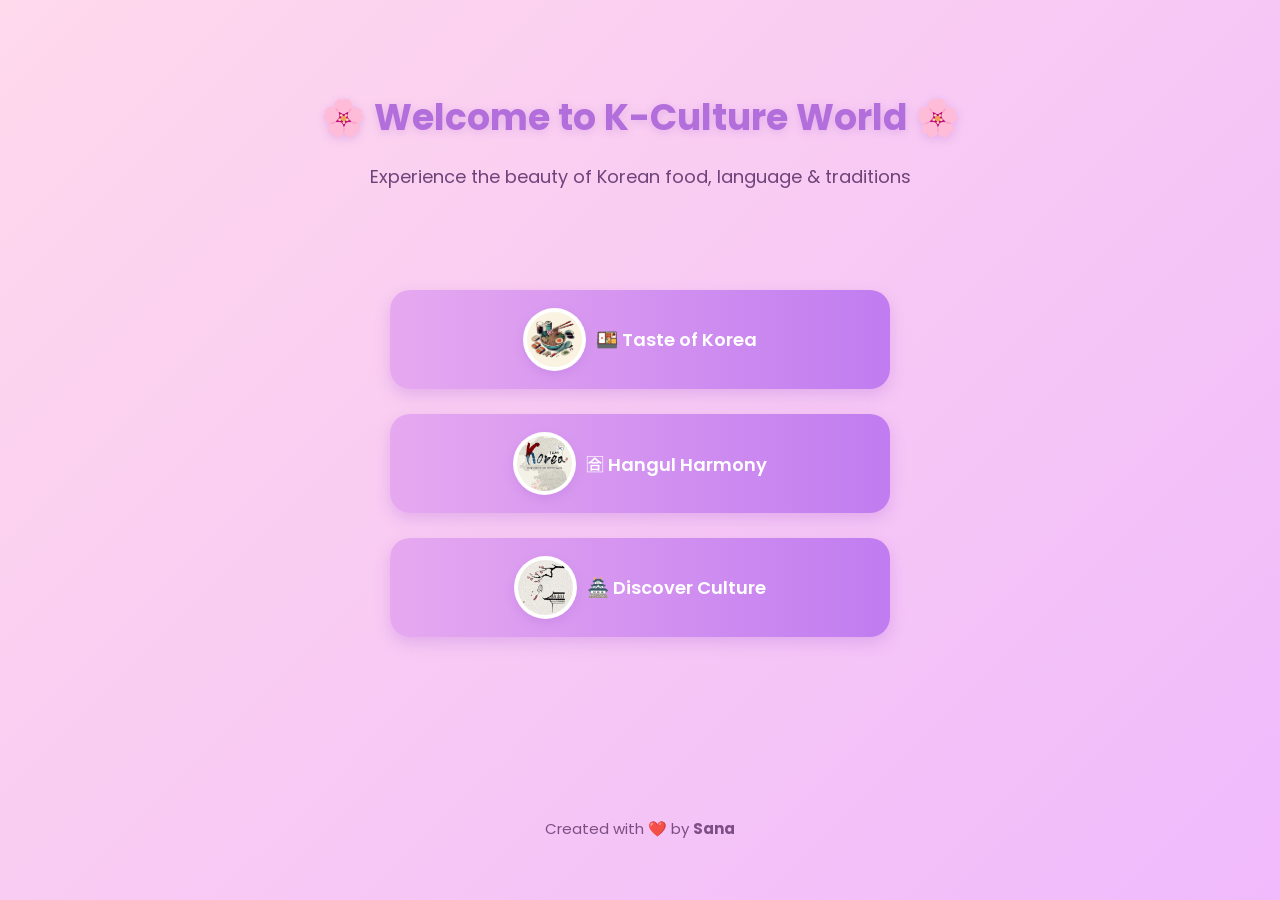
<file: index.html>
<!DOCTYPE html>
<html lang="en">
<head>
  <meta charset="UTF-8">
  <meta name="viewport" content="width=device-width, initial-scale=1.0">
  <title>K-Culture World 🌸</title>
  <link rel="stylesheet" href="style.css">
  <style>
    body {
      font-family: 'Poppins', 'Noto Sans KR', sans-serif;
      background: linear-gradient(135deg, #ffd9ec, #f0bafc);
      color: #4b2c5e;
      text-align: center;
      margin: 0;
      display: flex;
      flex-direction: column;
      align-items: center;
      justify-content: space-between;
      min-height: 100vh;
      overflow-x: hidden;
    }

    header {
      margin-top: 70px;
      animation: fadeIn 1s ease-in-out;
    }

    header h1 {
      font-size: 36px;
      color: #b26edb;
      text-shadow: 0 2px 8px rgba(178, 110, 219, 0.3);
      margin-bottom: 10px;
    }

    .subtitle {
      font-size: 18px;
      color: #6e4379;
    }

    .buttons {
      display: flex;
      flex-direction: column;
      gap: 25px;
      margin: 60px 0;
      width: 85%;
      max-width: 500px;
      animation: fadeUp 1.2s ease;
      z-index: 2;
    }

    .btn {
      background: linear-gradient(90deg, #e6a9f0, #c07cf0);
      color: white;
      text-decoration: none;
      padding: 18px 22px;
      border-radius: 20px;
      font-weight: 600;
      font-size: 18px;
      box-shadow: 0 6px 15px rgba(178, 110, 219, 0.3);
      display: flex;
      align-items: center;
      justify-content: center;
      gap: 10px;
      transition: all 0.3s ease;
      position: relative;
      overflow: hidden;
    }

    .btn:hover {
      transform: scale(1.07);
      box-shadow: 0 10px 25px rgba(178, 110, 219, 0.4);
    }

    /* 🌸 Image styling */
    .btn img {
      width: 55px;
      height: 55px;
      border-radius: 50%;
      object-fit: cover;
      background: #fff;
      padding: 4px;
      box-shadow: 0 4px 10px rgba(178, 110, 219, 0.3);
      animation: float 3s ease-in-out infinite;
      transition: transform 0.3s ease;
    }

    .btn:hover img {
      transform: scale(1.1) rotate(5deg);
    }

    footer {
      width: 100%;
      text-align: center;
      margin-bottom: 25px;
      color: #6e4379;
      font-size: 15px;
      opacity: 0.9;
      position: relative;
      z-index: 1;
    }

    @keyframes fadeIn {
      from { opacity: 0; transform: translateY(-20px); }
      to { opacity: 1; transform: translateY(0); }
    }

    @keyframes fadeUp {
      from { opacity: 0; transform: translateY(20px); }
      to { opacity: 1; transform: translateY(0); }
    }

    /* ✨ Gentle floating animation for images */
    @keyframes float {
      0% { transform: translateY(0px); }
      50% { transform: translateY(-6px); }
      100% { transform: translateY(0px); }
    }
  </style>
</head>
<body>
  <header>
    <h1>🌸 Welcome to K-Culture World 🌸</h1>
    <p class="subtitle">Experience the beauty of Korean food, language & traditions</p>
  </header>

  <main class="buttons">
    <a href="food.html" class="btn">
      <img src="assets/images/food.png.jpg" alt="Food Icon"> 🍱 Taste of Korea
    </a>

    <a href="language.html" class="btn">
      <img src="assets/images/hangul.png.jpg" alt="Hangul Icon"> 🈴 Hangul Harmony
    </a>

    <a href="culture.html" class="btn">
      <img src="assets/images/culture.png.jpg" alt="Culture Icon"> 🏯 Discover Culture
    </a>
  </main>

  <footer>
    <p>Created with ❤️ by <strong>Sana</strong></p>
  </footer>
</body>
</html>
</file>
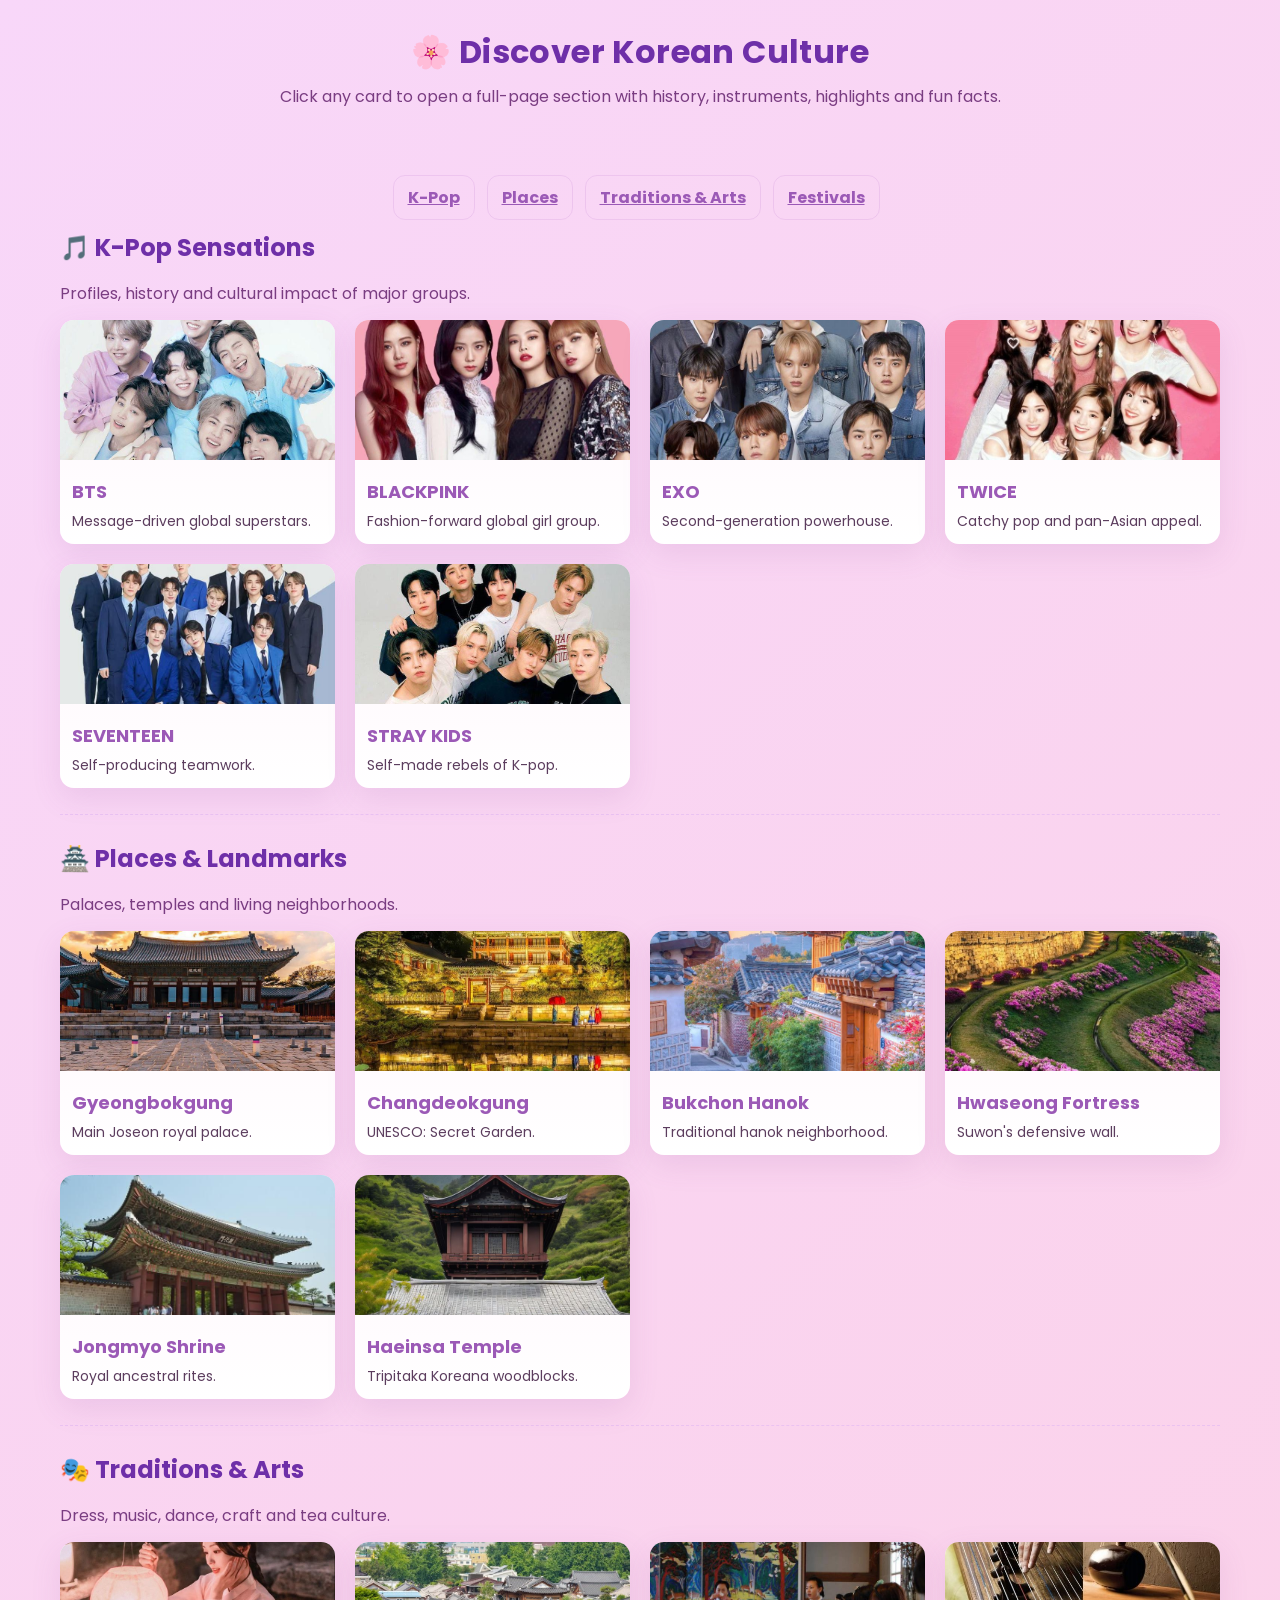
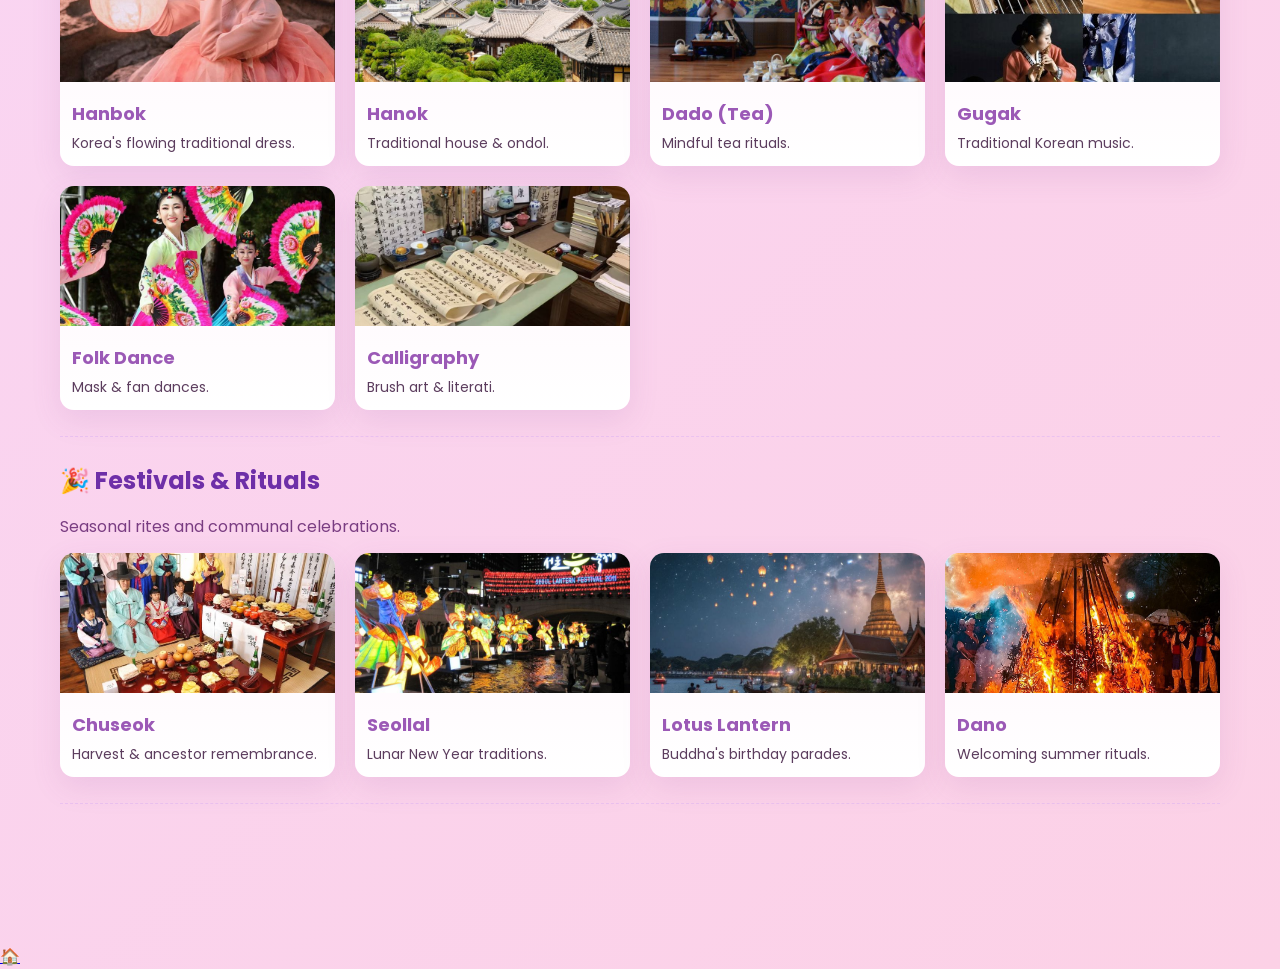
<file: culture.html>
<!doctype html>
<html lang="en">
<head>
  <meta charset="utf-8" />
  <meta name="viewport" content="width=device-width,initial-scale=1" />
  <title>🌸 Discover Korean Culture — Full Pages</title>
  <meta name="description" content="Full-page sections for K-pop, Places, Traditions, Festivals and Food — pastel theme" />
  <link rel="preconnect" href="https://fonts.googleapis.com">
  <link rel="preconnect" href="https://fonts.gstatic.com" crossorigin>
  <link href="https://fonts.googleapis.com/css2?family=Poppins:wght@300;400;600;700&family=Noto+Sans+KR:wght@400;700&display=swap" rel="stylesheet">
  <style>
    :root{--bg1:#f8d7f9;--bg2:#fcd1e6;--accent:#9b59b6;--card:#fff4fb;--text:#4b2c5e}
    *{box-sizing:border-box}
    body{margin:0;font-family:'Poppins','Noto Sans KR',sans-serif;background:linear-gradient(135deg,var(--bg1),var(--bg2));color:var(--text);-webkit-font-smoothing:antialiased}
    header{padding:28px 20px;text-align:center}
    header h1{margin:0;color:#6e2fa8;font-size:32px;letter-spacing:0.4px}
    header p{margin:8px 0 0;color:#7a3d82}

    .container{max-width:1200px;margin:28px auto;padding:20px}
    .grid{display:grid;grid-template-columns:repeat(auto-fit,minmax(220px,1fr));gap:20px}
    .card{background:linear-gradient(180deg,var(--card),#fff);border-radius:14px;overflow:hidden;box-shadow:0 10px 30px rgba(139,74,155,0.12);cursor:pointer;transition:transform .22s ease,box-shadow .22s ease}
    .card:hover{transform:translateY(-8px);box-shadow:0 20px 40px rgba(139,74,155,0.16)}
    .card img{width:100%;height:140px;object-fit:cover;display:block}
    .card-body{padding:12px}
    .card h3{margin:6px 0;color:var(--accent);font-size:18px}
    .card p{margin:6px 0 0;color:#5c3d5e;font-size:14px}

    /* detail page layout */
    .detail-panel{position:fixed;inset:40px;max-width:960px;margin:auto;left:0;right:0;border-radius:14px;background:linear-gradient(180deg,#fff9fc,#fff0fb);box-shadow:0 30px 80px rgba(107,35,106,0.24);overflow:auto;z-index:3000;opacity:0;transform:translateY(20px) scale(.99);transition:opacity .28s ease,transform .28s ease;display:none}
    .detail-panel.open{display:block;opacity:1;transform:translateY(0) scale(1)}
    .detail-header{padding:22px 24px;border-bottom:1px solid rgba(155,89,182,0.06);text-align:center}
    .detail-header h2{margin:0;color:#6b1b9a;font-size:26px}
    .detail-sub{color:#8b3a97;margin-top:6px}
    .detail-body{padding:20px 28px;line-height:1.65;color:#41123e}
    .detail-body h3{color:#7c1ca1;margin-top:16px}
    .detail-footer{display:flex;align-items:center;justify-content:space-between;padding:16px 22px;border-top:1px solid rgba(155,89,182,0.03);background:linear-gradient(180deg,rgba(255,255,255,0.01),rgba(255,255,255,0.02))}
    .btn{padding:10px 14px;border-radius:12px;border:none;font-weight:700;cursor:pointer}
    .btn-primary{background:linear-gradient(135deg,#e9a9e2,#d6a0ea);color:#fff;box-shadow:0 8px 22px rgba(155,89,182,0.12)}
    .btn-ghost{background:transparent;color:var(--accent);border:1px solid rgba(124,28,161,0.09)}

    /* responsive */
    @media (max-width:900px){.detail-panel{inset:14px;border-radius:12px;padding:0}.detail-header h2{font-size:20px}}

    /* page content sections (in-page full pages) */
    .fullpage{display:none;padding:28px;background:#fff;border-radius:12px;box-shadow:0 8px 30px rgba(139,74,155,0.06);margin-bottom:20px}
    .fullpage.open{display:block}
    .banner{height:220px;border-radius:10px;overflow:hidden;background-size:cover;background-position:center;margin-bottom:18px}
    .meta{display:flex;gap:12px;align-items:center;flex-wrap:wrap;margin-bottom:14px}
    .meta .tag{background:linear-gradient(135deg,#ffe9fb,#fbe9ff);padding:6px 10px;border-radius:999px;color:#8b3a97;font-weight:700}
    .columns{display:grid;grid-template-columns:1fr 320px;gap:22px}
    .sidebar{background:linear-gradient(180deg,#fff4fb,#fff0ff);padding:14px;border-radius:10px}
    .sidebar h4{margin:0 0 8px;color:#6a1b9a}
    .sidebar p{margin:0;color:#5b3b63}
    .content p{margin:10px 0}

    @media (max-width:980px){.columns{grid-template-columns:1fr}}

    /* smooth anchor & print friendly */
    html{scroll-behavior:smooth}
    @media print{body{background:#fff}header, .grid, .card, .btn, .detail-panel{display:none} .fullpage{display:block}}
  </style>
</head>
<body>
  <header>
    <h1>🌸 Discover Korean Culture</h1>
    <p>Click any card to open a full-page section with history, instruments, highlights and fun facts.</p>
  </header>

  <main class="container">
    <!-- Navigation links to main categories -->
    <section style="margin-bottom:18px;text-align:center">
      <a href="#kpop" class="btn btn-ghost" style="margin-right:8px">K-Pop</a>
      <a href="#places" class="btn btn-ghost" style="margin-right:8px">Places</a>
      <a href="#traditions" class="btn btn-ghost" style="margin-right:8px">Traditions & Arts</a>
      <a href="#festivals" class="btn btn-ghost" style="margin-right:8px">Festivals</a>
    
    </section>

    <!-- K-POP CARDS -->
    <section id="kpop">
      <h2 style="color:#6e2fa8;margin-bottom:8px">🎵 K-Pop Sensations</h2>
      <p style="color:#7a3d82;margin-bottom:14px">Profiles, history and cultural impact of major groups.</p>
      <div class="grid">
        <div class="card" data-key="BTS"><img src="assets/images/bts.png.jpg" alt="BTS"><div class="card-body"><h3>BTS</h3><p>Message-driven global superstars.</p></div></div>
        <div class="card" data-key="BLACKPINK"><img src="assets/images/blackpink.png.jpg" alt="BLACKPINK"><div class="card-body"><h3>BLACKPINK</h3><p>Fashion-forward global girl group.</p></div></div>
        <div class="card" data-key="EXO"><img src="assets/images/exo.png.jpg" alt="EXO"><div class="card-body"><h3>EXO</h3><p>Second-generation powerhouse.</p></div></div>
        <div class="card" data-key="TWICE"><img src="assets/images/twice.png.jpg" alt="TWICE"><div class="card-body"><h3>TWICE</h3><p>Catchy pop and pan-Asian appeal.</p></div></div>
        <div class="card" data-key="SEVENTEEN"><img src="assets/images/seventeen.jpg" alt="SEVENTEEN"><div class="card-body"><h3>SEVENTEEN</h3><p>Self-producing teamwork.</p></div></div>
        <div class="card" data-key="STRAY_KIDS"><img src="assets/images/straykids.jpg" alt="STRAY KIDS"><div class="card-body"><h3>STRAY KIDS</h3><p>Self-made rebels of K-pop.</p></div></div>
      </div>
    </section>

    <hr style="border:none;border-top:1px dashed rgba(226,183,243,0.6);margin:26px 0">

    <!-- Places -->
    <section id="places">
      <h2 style="color:#6e2fa8;margin-bottom:8px">🏯 Places & Landmarks</h2>
      <p style="color:#7a3d82;margin-bottom:14px">Palaces, temples and living neighborhoods.</p>
      <div class="grid">
        <div class="card" data-key="Gyeongbokgung"><img src="assets/images/gyeongbokgung.jpg" alt="Gyeongbokgung"><div class="card-body"><h3>Gyeongbokgung</h3><p>Main Joseon royal palace.</p></div></div>
        <div class="card" data-key="Changdeokgung"><img src="assets/images/changdeokgung.jpg" alt="Changdeokgung"><div class="card-body"><h3>Changdeokgung</h3><p>UNESCO: Secret Garden.</p></div></div>
        <div class="card" data-key="BukchonHanok"><img src="assets/images/bukchon.jpg" alt="Bukchon"><div class="card-body"><h3>Bukchon Hanok</h3><p>Traditional hanok neighborhood.</p></div></div>
        <div class="card" data-key="HwaseongFortress"><img src="assets/images/hwaseong.jpg" alt="Hwaseong"><div class="card-body"><h3>Hwaseong Fortress</h3><p>Suwon's defensive wall.</p></div></div>
        <div class="card" data-key="JongmyoShrine"><img src="assets/images/jongmyo.jpg" alt="Jongmyo"><div class="card-body"><h3>Jongmyo Shrine</h3><p>Royal ancestral rites.</p></div></div>
        <div class="card" data-key="HaeinsaTemple"><img src="assets/images/haeinsa.jpg" alt="Haeinsa"><div class="card-body"><h3>Haeinsa Temple</h3><p>Tripitaka Koreana woodblocks.</p></div></div>
      </div>
    </section>

    <hr style="border:none;border-top:1px dashed rgba(226,183,243,0.6);margin:26px 0">

    <!-- Traditions & Arts -->
    <section id="traditions">
      <h2 style="color:#6e2fa8;margin-bottom:8px">🎭 Traditions & Arts</h2>
      <p style="color:#7a3d82;margin-bottom:14px">Dress, music, dance, craft and tea culture.</p>
      <div class="grid">
        <div class="card" data-key="Hanbok"><img src="assets/images/hanbok.jpg" alt="Hanbok"><div class="card-body"><h3>Hanbok</h3><p>Korea's flowing traditional dress.</p></div></div>
        <div class="card" data-key="Hanok"><img src="assets/images/hanok.jpg" alt="Hanok"><div class="card-body"><h3>Hanok</h3><p>Traditional house & ondol.</p></div></div>
        <div class="card" data-key="TeaCeremony"><img src="assets/images/teaceremony.jpg" alt="Tea"><div class="card-body"><h3>Dado (Tea)</h3><p>Mindful tea rituals.</p></div></div>
        <div class="card" data-key="Gugak"><img src="assets/images/gugak.jpg" alt="Gugak"><div class="card-body"><h3>Gugak</h3><p>Traditional Korean music.</p></div></div>
        <div class="card" data-key="FolkDance"><img src="assets/images/fandance.jpg" alt="Dance"><div class="card-body"><h3>Folk Dance</h3><p>Mask & fan dances.</p></div></div>
        <div class="card" data-key="Calligraphy"><img src="assets/images/calligraphy.jpg" alt="Calligraphy"><div class="card-body"><h3>Calligraphy</h3><p>Brush art & literati.</p></div></div>
      </div>
    </section>

    <hr style="border:none;border-top:1px dashed rgba(226,183,243,0.6);margin:26px 0">

    <!-- Festivals -->
    <section id="festivals">
      <h2 style="color:#6e2fa8;margin-bottom:8px">🎉 Festivals & Rituals</h2>
      <p style="color:#7a3d82;margin-bottom:14px">Seasonal rites and communal celebrations.</p>
      <div class="grid">
        <div class="card" data-key="Chuseok"><img src="assets/images/chuseok.jpg" alt="Chuseok"><div class="card-body"><h3>Chuseok</h3><p>Harvest & ancestor remembrance.</p></div></div>
        <div class="card" data-key="Seollal"><img src="assets/images/seollal.jpg" alt="Seollal"><div class="card-body"><h3>Seollal</h3><p>Lunar New Year traditions.</p></div></div>
        <div class="card" data-key="LotusLantern"><img src="assets/images/lotuslantern.jpg" alt="Lotus"><div class="card-body"><h3>Lotus Lantern</h3><p>Buddha's birthday parades.</p></div></div>
        <div class="card" data-key="Dano"><img src="assets/images/dano.jpg" alt="Dano"><div class="card-body"><h3>Dano</h3><p>Welcoming summer rituals.</p></div></div>
      </div>
    </section>

    <hr style="border:none;border-top:1px dashed rgba(226,183,243,0.6);margin:26px 0">

    
    </section>

    <div style="height:48px"></div>

    <!-- Embedded full-page sections (hidden, revealed when card clicked) -->
    <article id="detailPanel" class="detail-panel" role="dialog" aria-hidden="true">
      <div class="detail-header">
        <button id="closeDetail" class="btn" style="position:absolute;left:18px;top:18px;background:transparent;font-size:20px;color:#e91e63">✕</button>
        <h2 id="detailTitle">Title</h2>
        <div id="detailSub" class="detail-sub">subtitle</div>
      </div>
      <div class="detail-body" id="detailBody" tabindex="0"></div>
      <div class="detail-footer">
        <div style="display:flex;gap:8px;align-items:center">
          <button id="prevDetail" class="btn btn-ghost">◀ Previous</button>
          <button id="nextDetail" class="btn btn-ghost">Next ▶</button>
          <span id="detailPage" style="color:#6b207b;font-weight:700"></span>
        </div>
        <div>
          <button id="openFullPage" class="btn btn-primary">Open Full Page</button>
        </div>
      </div>
    </article>

    <!-- Individual full pages (printable, can be opened via Open Full Page) -->
    <section id="fullpages" style="margin-top:18px">
      <!-- Example full page markup for BTS (others follow same pattern) -->

      <div id="page-BTS" class="fullpage" aria-hidden="true">
        <div class="banner" style="background-image:url('assets/images/bts_banner.jpg')"></div>
        <div class="meta"><div class="tag">K-Pop · Group</div><div style="flex:1"></div><div class="tag">Debut: 2013</div></div>
        <div class="columns">
          <div class="content">
            <h2>BTS (방탄소년단)</h2>
            <h4 style="color:#7c1ca1;margin-top:6px">Message-driven global superstars</h4>
            <p><strong>Formation & Members:</strong> Debuted June 13, 2013 under BigHit (now HYBE). Members: RM, Jin, Suga, J-Hope, Jimin, V, Jungkook.</p>
            <h3>Global Breakthrough</h3>
            <p>From 2017, BTS topped global charts, bringing K-pop mainstream recognition in the West. Key albums include "Love Yourself" and "Map of the Soul".</p>
            <h3>Impact & Legacy</h3>
            <p>BTS influenced global fashion, tourism, and social conversations. Their fandom ARMY engages in charity and activism.</p>
            <h3>Fun Facts</h3>
            <ul><li>Spoke at the UN multiple times.</li><li>Multiple Billboard Hot 100 hits.</li><li>Each member has active solo projects.</li></ul>
          </div>
          <aside class="sidebar">
            <h4>Quick Facts</h4>
            <p>Style: Pop / Hip-hop / R&amp;B</p>
            <p>Notable songs: Dynamite, Butter, Spring Day</p>
            <p>Fandom: ARMY</p>
          </aside>
        </div>
      </div>

      <!-- (Other full pages - abbreviated content for brevity here; you can expand later) -->
      <!-- BLACKPINK -->
      <div id="page-BLACKPINK" class="fullpage" aria-hidden="true">
        <div class="banner" style="background-image:url('assets/images/blackpink_banner.jpg')"></div>
        <div class="meta"><div class="tag">K-Pop · Girl Group</div><div style="flex:1"></div><div class="tag">Debut: 2016</div></div>
        <div class="columns">
          <div class="content">
            <h2>BLACKPINK (블랙핑크)</h2>
            <h4 style="color:#7c1ca1;margin-top:6px">Fashion-forward global girl group</h4>
            <p>Members: Jisoo, Jennie, Rosé, Lisa. Known for high-fashion collaborations and global tours.</p>
            <h3>Achievements</h3>
            <p>First K-pop girl group at Coachella; strong commercial partnerships in fashion and beauty.</p>
            <h3>Fun Facts</h3>
            <ul><li>Consistent YouTube record holders.</li><li>Solo projects with major luxury brands.</li></ul>
          </div>
          <aside class="sidebar"><h4>Quick Facts</h4><p>Style: Pop / EDM</p><p>Fandom: BLINK</p></aside>
        </div>
      </div>

      <!-- EXO -->
      <div id="page-EXO" class="fullpage" aria-hidden="true">
        <div class="banner" style="background-image:url('assets/images/exo_banner.jpg')"></div>
        <div class="meta"><div class="tag">K-Pop · Group</div><div style="flex:1"></div><div class="tag">Debut: 2012</div></div>
        <div class="columns"><div class="content"><h2>EXO</h2><h3>Origins & Style</h3><p>EXO debuted with a dual-language concept (K/CH) and became a loud presence across Asia.</p></div><aside class="sidebar"><h4>Quick Facts</h4><p>Fandom: EXO-L</p></aside></div>
      </div>

      <!-- TWICE -->
      <div id="page-TWICE" class="fullpage" aria-hidden="true">
        <div class="banner" style="background-image:url('assets/images/twice_banner.jpg')"></div>
        <div class="meta"><div class="tag">K-Pop · Girl Group</div><div style="flex:1"></div><div class="tag">Debut: 2015</div></div>
        <div class="columns"><div class="content"><h2>TWICE</h2><p>Known for catchy melodies and cross-Asian appeal. Members: Nayeon, Jeongyeon, Momo, Sana, Jihyo, Mina, Dahyun, Chaeyoung, Tzuyu.</p></div><aside class="sidebar"><h4>Quick Facts</h4><p>Fandom: ONCE</p></aside></div>
      </div>

      <!-- SEVENTEEN -->
      <div id="page-SEVENTEEN" class="fullpage" aria-hidden="true">
        <div class="banner" style="background-image:url('assets/images/seventeen_banner.jpg')"></div>
        <div class="meta"><div class="tag">K-Pop · Group</div><div style="flex:1"></div><div class="tag">Debut: 2015</div></div>
        <div class="columns"><div class="content"><h2>SEVENTEEN</h2><p>13 members in sub-units: Vocal, Performance, Hip-hop. Self-producing idols known for choreography.</p></div><aside class="sidebar"><h4>Quick Facts</h4><p>Fandom: CARAT</p></aside></div>
      </div>

      <!-- STRAY KIDS -->
      <div id="page-STRAY_KIDS" class="fullpage" aria-hidden="true">
        <div class="banner" style="background-image:url('assets/images/straykids_banner.jpg')"></div>
        <div class="meta"><div class="tag">K-Pop · Group</div><div style="flex:1"></div><div class="tag">Debut: 2018</div></div>
        <div class="columns"><div class="content"><h2>STRAY KIDS</h2><p>Self-made group with an in-house production unit (3RACHA). Known for energetic performances and authenticity.</p></div><aside class="sidebar"><h4>Quick Facts</h4><p>Fandom: STAY</p></aside></div>
      </div>

      <!-- Places full pages -->
      <div id="page-Gyeongbokgung" class="fullpage" aria-hidden="true">
        <div class="banner" style="background-image:url('assets/images/gyeongbokgung_large.jpg')"></div>
        <div class="meta"><div class="tag">Place · Palace</div><div style="flex:1"></div><div class="tag">Built: 1395</div></div>
        <div class="columns"><div class="content"><h2>Gyeongbokgung Palace</h2><p>Built in 1395 during the Joseon dynasty — Geunjeongjeon throne hall is a highlight. Visit for the Royal Guard Changing Ceremony and the National Folk Museum.</p><h3>Architecture & Meaning</h3><p>Symmetry, colors, and Confucian spatial order emphasize royal authority and harmony.</p></div><aside class="sidebar"><h4>Visitor Tips</h4><p>Wear comfortable shoes; consider a guided tour for the Secret Garden insights.</p></aside></div>
      </div>

      <div id="page-Changdeokgung" class="fullpage" aria-hidden="true">
        <div class="banner" style="background-image:url('assets/images/changdeokgung_large.jpg')"></div>
        <div class="meta"><div class="tag">Place · Palace</div><div style="flex:1"></div><div class="tag">UNESCO Site</div></div>
        <div class="columns"><div class="content"><h2>Changdeokgung Palace</h2><p>Renowned for its Secret Garden — the Huwon — the palace blends architecture with natural topography.</p></div><aside class="sidebar"><h4>Quick Facts</h4><p>Built: 1405</p></aside></div>
      </div>

      <div id="page-BukchonHanok" class="fullpage" aria-hidden="true">
        <div class="banner" style="background-image:url('assets/images/bukchon_large.jpg')"></div>
        <div class="meta"><div class="tag">Place · Village</div><div style="flex:1"></div><div class="tag">Living Heritage</div></div>
        <div class="columns"><div class="content"><h2>Bukchon Hanok Village</h2><p>A living neighborhood of traditional hanok homes between palaces — try hanbok rental for photos and explore artisan workshops.</p></div><aside class="sidebar"><h4>Visitor Tips</h4><p>Respect residents; many alleys are private property.</p></aside></div>
      </div>

      <div id="page-HwaseongFortress" class="fullpage" aria-hidden="true">
        <div class="banner" style="background-image:url('assets/images/hwaseong_large.jpg')"></div>
        <div class="meta"><div class="tag">Place · Fortress</div><div style="flex:1"></div><div class="tag">18th c.</div></div>
        <div class="columns"><div class="content"><h2>Hwaseong Fortress</h2><p>Constructed under King Jeongjo; reflects innovative military architecture of the Joseon era.</p></div><aside class="sidebar"><h4>Quick Facts</h4><p>UNESCO listed</p></aside></div>
      </div>

      <div id="page-JongmyoShrine" class="fullpage" aria-hidden="true">
        <div class="banner" style="background-image:url('assets/images/jongmyo_large.jpg')"></div>
        <div class="meta"><div class="tag">Place · Shrine</div><div style="flex:1"></div><div class="tag">Ritual Music</div></div>
        <div class="columns"><div class="content"><h2>Jongmyo Shrine</h2><p>Dedicated to royal ancestral rites; the Jongmyo Jerye ritual and music are UNESCO-listed for their cultural importance.</p></div><aside class="sidebar"><h4>Quick Facts</h4><p>Quiet, solemn architecture.</p></aside></div>
      </div>

      <div id="page-HaeinsaTemple" class="fullpage" aria-hidden="true">
        <div class="banner" style="background-image:url('assets/images/haeinsa_large.jpg')"></div>
        <div class="meta"><div class="tag">Place · Temple</div><div style="flex:1"></div><div class="tag">Tripitaka Koreana</div></div>
        <div class="columns"><div class="content"><h2>Haeinsa Temple</h2><p>Home of the Tripitaka Koreana woodblocks — a monumental Buddhist scholarly achievement.</p></div><aside class="sidebar"><h4>Visitor Tips</h4><p>Consider quiet reflection and temple etiquette.</p></aside></div>
      </div>

      <!-- Traditions pages: Hanbok, Hanok, Tea, Gugak, FolkDance, Calligraphy -->
      <div id="page-Hanbok" class="fullpage" aria-hidden="true">
        <div class="banner" style="background-image:url('assets/images/hanbok_banner.jpg')"></div>
        <div class="meta"><div class="tag">Tradition · Dress</div><div style="flex:1"></div><div class="tag">Ancient Roots</div></div>
        <div class="columns"><div class="content"><h2>Hanbok</h2><p>Characterized by flowing lines and color symbolism. Components: jeogori (jacket), chima (skirt), baji (pants).</p><h3>Modern Revival</h3><p>Designers reinvent hanbok for weddings, festivals, and everyday wear with modern materials.</p></div><aside class="sidebar"><h4>Quick Facts</h4><p>Symbolic colors & occasions.</p></aside></div>
      </div>

      <div id="page-Hanok" class="fullpage" aria-hidden="true">
        <div class="banner" style="background-image:url('assets/images/hanok_large.jpg')"></div>
        <div class="meta"><div class="tag">Tradition · Architecture</div><div style="flex:1"></div><div class="tag">Ondol Heating</div></div>
        <div class="columns"><div class="content"><h2>Hanok</h2><p>Traditional houses built with wood, clay tiles, and ondol underfloor heating — designed to harmonize with seasons and the site.</p></div><aside class="sidebar"><h4>Quick Facts</h4><p>Stay at restored hanok guesthouses for an immersive experience.</p></aside></div>
      </div>

      <div id="page-TeaCeremony" class="fullpage" aria-hidden="true">
        <div class="banner" style="background-image:url('assets/images/tea_banner.jpg')"></div>
        <div class="meta"><div class="tag">Tradition · Ritual</div><div style="flex:1"></div><div class="tag">Dado</div></div>
        <div class="columns"><div class="content"><h2>Korean Tea Ceremony (Dado)</h2><p>Dado emphasizes calmness, respect and savoring — often held in hanok tea houses with seasonal teas.</p></div><aside class="sidebar"><h4>Quick Facts</h4><p>Focus on mindfulness and hospitality.</p></aside></div>
      </div>

      <div id="page-Gugak" class="fullpage" aria-hidden="true">
        <div class="banner" style="background-image:url('assets/images/gugak_banner.jpg')"></div>
        <div class="meta"><div class="tag">Tradition · Music</div><div style="flex:1"></div><div class="tag">Pansori · Samulnori</div></div>
        <div class="columns"><div class="content"><h2>Gugak (국악)</h2>
          <p><strong>Essence:</strong> Traditional Korean music covering both court (jeongak) and folk forms. Includes pansori (narrative vocal art), sanjo (instrumental solo), and samulnori (percussion ensemble).</p>
          <h3>Instruments</h3>
          <p>Gayageum (zither), geomungo, daegeum (bamboo flute), janggu (hourglass drum), buk (barrel drum), piri (reed instrument).</p>
          <h3>Preservation & Today</h3>
          <p>Taught in conservatories, reinterpreted by modern composers, and performed at national festivals.</p>
        </div>
        <aside class="sidebar"><h4>Quick Facts</h4><p>Genres: Pansori, Sanjo, Jeongak, Minyo (folk songs)</p></aside></div>
      </div>

      <div id="page-FolkDance" class="fullpage" aria-hidden="true">
        <div class="banner" style="background-image:url('assets/images/fandance_banner.jpg')"></div>
        <div class="meta"><div class="tag">Tradition · Dance</div><div style="flex:1"></div><div class="tag">Buchaechum · Talchum</div></div>
        <div class="columns"><div class="content"><h2>Korean Folk Dance</h2><p>Buchaechum (fan dance), talchum (mask dance) — dances communicate stories, satire and communal values.</p></div><aside class="sidebar"><h4>Quick Facts</h4><p>Often performed at festivals and stages.</p></aside></div>
      </div>

      <div id="page-Calligraphy" class="fullpage" aria-hidden="true">
        <div class="banner" style="background-image:url('assets/images/calligraphy_banner.jpg')"></div>
        <div class="meta"><div class="tag">Tradition · Art</div><div style="flex:1"></div><div class="tag">Brush & Ink</div></div>
        <div class="columns"><div class="content"><h2>Calligraphy & Painting</h2><p>Brush technique expresses spirit and discipline; often paired with landscape painting and poetry.</p></div><aside class="sidebar"><h4>Quick Facts</h4><p>Learned in literati traditions.</p></aside></div>
      </div>

      <!-- Festivals -->
      <div id="page-Chuseok" class="fullpage" aria-hidden="true">
        <div class="banner" style="background-image:url('assets/images/chuseok_large.jpg')"></div>
        <div class="meta"><div class="tag">Festival · Harvest</div><div style="flex:1"></div><div class="tag">Lunar</div></div>
        <div class="columns"><div class="content"><h2>Chuseok</h2><p>Major harvest festival honoring ancestors. Families visit graves, perform rites, and share special foods like songpyeon.</p></div><aside class="sidebar"><h4>Quick Facts</h4><p>15th day of the 8th lunar month</p></aside></div>
      </div>

      <div id="page-Seollal" class="fullpage" aria-hidden="true">
        <div class="banner" style="background-image:url('assets/images/seollal_large.jpg')"></div>
        <div class="meta"><div class="tag">Festival · New Year</div><div style="flex:1"></div><div class="tag">Lunar</div></div>
        <div class="columns"><div class="content"><h2>Seollal</h2><p>Lunar New Year — family reunions, ancestral bows (sebae), and tteokguk soup symbolizing a new age.</p></div><aside class="sidebar"><h4>Quick Facts</h4><p>Traditional games and hanbok are common.</p></aside></div>
      </div>

      <div id="page-LotusLantern" class="fullpage" aria-hidden="true">
        <div class="banner" style="background-image:url('assets/images/lotuslantern_large.jpg')"></div>
        <div class="meta"><div class="tag">Festival · Buddhist</div><div style="flex:1"></div><div class="tag">Lanterns</div></div>
        <div class="columns"><div class="content"><h2>Lotus Lantern Festival</h2><p>Colorful lantern parades and temple ceremonies celebrating Buddha's birth; public lantern-making and illuminated processions.</p></div><aside class="sidebar"><h4>Quick Facts</h4><p>Participate in lantern workshops.</p></aside></div>
      </div>

      <div id="page-Dano" class="fullpage" aria-hidden="true">
        <div class="banner" style="background-image:url('assets/images/dano_large.jpg')"></div>
        <div class="meta"><div class="tag">Festival · Seasonal</div><div style="flex:1"></div><div class="tag">May/June</div></div>
        <div class="columns"><div class="content"><h2>Dano</h2><p>Welcoming summer with hair-washing rituals using iris water, traditional games like ssireum (wrestling), and swings.</p></div><aside class="sidebar"><h4>Quick Facts</h4><p>5th day of the 5th lunar month</p></aside></div>
      </div>

     

    </section>

  </main>

  <script>
    // Data-driven order for prev/next navigation
    const keysOrder = [
      'BTS','BLACKPINK','EXO','TWICE','SEVENTEEN','STRAY_KIDS',
      'Gyeongbokgung','Changdeokgung','BukchonHanok','HwaseongFortress','JongmyoShrine','HaeinsaTemple',
      'Hanbok','Hanok','TeaCeremony','Gugak','FolkDance','Calligraphy',
      'Chuseok','Seollal','LotusLantern','Dano',
    ];

    // Attach click handlers to cards
    document.querySelectorAll('.card').forEach(card=>{
      card.addEventListener('click', ()=>{
        const key = card.dataset.key;
        openDetail(key);
      });
    });

    const detailPanel = document.getElementById('detailPanel');
    const detailTitle = document.getElementById('detailTitle');
    const detailSub = document.getElementById('detailSub');
    const detailBody = document.getElementById('detailBody');
    const closeDetail = document.getElementById('closeDetail');
    const prevDetail = document.getElementById('prevDetail');
    const nextDetail = document.getElementById('nextDetail');
    const detailPage = document.getElementById('detailPage');
    const openFullPage = document.getElementById('openFullPage');

    // content map (short summary used in panel). Keep in sync with full page IDs.
    const summaryData = {
     // 🎵 K-pop section
// 🎵 K-pop section – Enhanced full version
BTS: {
  title: 'BTS (방탄소년단)',
  sub: 'Message-driven global superstars',
  pages: [
    `<h3>Formation & Members</h3>
    <p><strong>Debut:</strong> June 13, 2013, under Big Hit Entertainment.</p>
    <p><strong>Members:</strong> RM (leader), Jin, Suga, J-Hope, Jimin, V, Jungkook.</p>
    <p>BTS started as a small hip-hop group and rose to become one of the world’s most influential music acts. Their name, <em>Bangtan Sonyeondan</em>, translates to "Bulletproof Boy Scouts," symbolizing resilience against social pressures.</p>`,

    `<h3>Musical Evolution</h3>
    <p>Their early albums explored youth struggles (“No More Dream”, “N.O”), while later works like <em>WINGS</em> and <em>Map of the Soul</em> delved into self-discovery and psychology. BTS pioneered the idea of concept-linked storytelling across albums and eras.</p>`,

    `<h3>Global Impact</h3>
    <p>They redefined global pop culture, becoming the first Korean act to reach No.1 on the Billboard Hot 100 with “Dynamite” and “Butter.” BTS addressed global issues at the United Nations and inspired a generation through their message of self-love and mental health awareness.</p>`,

    `<h3>Major Awards</h3>
    <ul>
      <li>Billboard Music Awards — Top Social Artist (2017–2022)</li>
      <li>American Music Awards — Artist of the Year (2021)</li>
      <li>MTV VMAs — Best Group, Best K-pop</li>
      <li>TIME Magazine’s “Entertainer of the Year” (2020)</li>
      <li>Multiple Daesangs at MAMA, Melon, and Golden Disc Awards</li>
    </ul>`,

    `<h3>Signature Songs</h3>
    <ul>
      <li>“Blood Sweat & Tears” — Artistic storytelling</li>
      <li>“Spring Day” — Symbol of comfort and healing</li>
      <li>“Dynamite” & “Butter” — Global pop anthems</li>
      <li>“Yet To Come” — Tribute to their journey</li>
    </ul>`
  ]
},

BLACKPINK: {
  title: 'BLACKPINK (블랙핑크)',
  sub: 'Fashion-forward global girl group',
  pages: [
    `<h3>Formation & Members</h3>
    <p><strong>Debut:</strong> August 8, 2016 under YG Entertainment.</p>
    <p><strong>Members:</strong> Jisoo, Jennie, Rosé, Lisa.</p>
    <p>BLACKPINK became known for their confident image, blending fierce rap verses with glamorous visuals and global pop production.</p>`,

    `<h3>Musical Identity</h3>
    <p>The group’s signature sound mixes EDM, trap, and pop. Songs like “DDU-DU DDU-DU” and “Kill This Love” exemplify empowerment and independence.</p>
    <p>They are also global trendsetters, influencing beauty and fashion across Asia, Europe, and America.</p>`,

    `<h3>Achievements & Awards</h3>
    <ul>
      <li>First K-pop girl group to perform at <strong>Coachella</strong> (2019, headliners in 2023)</li>
      <li>YouTube: Over 90 million subscribers — world’s top music channel</li>
      <li>Guinness World Records for fastest-viewed videos (“How You Like That”)</li>
      <li>MTV VMA winners for Best Metaverse Performance</li>
    </ul>`,

    `<h3>Influence & Endorsements</h3>
    <p>Each member represents luxury fashion houses: Jisoo (Dior), Jennie (Chanel), Rosé (YSL), and Lisa (Celine). They bridge Korean and Western pop culture effortlessly.</p>`,

    `<h3>Popular Songs</h3>
    <ul>
      <li>“Boombayah” — Debut anthem</li>
      <li>“Kill This Love” — Global hit with 1.7B views</li>
      <li>“Pink Venom” — Fusion of traditional Korean elements and modern beats</li>
      <li>“Shut Down” — Sophisticated hip-hop sample of classical violin</li>
    </ul>`
  ]
},

EXO: {
  title: 'EXO (엑소)',
  sub: 'Second-generation powerhouse',
  pages: [
    `<h3>Formation</h3>
    <p><strong>Debut:</strong> April 8, 2012 under SM Entertainment.</p>
    <p>Initially divided into EXO-K (Korean) and EXO-M (Mandarin) subunits, they pioneered the twin-group concept aimed at both Korean and Chinese markets.</p>`,

    `<h3>Members</h3>
    <p>Active members include Suho, Xiumin, Baekhyun, Chen, Chanyeol, D.O., Kai, and Sehun.</p>
    <p>Former members Kris, Luhan, and Tao departed in earlier years.</p>`,

    `<h3>Achievements</h3>
    <ul>
      <li>Over 12 million albums sold — one of Korea’s highest-selling groups</li>
      <li>“Growl” became a national phenomenon (2013)</li>
      <li>Multiple “Album of the Year” awards at MAMA and Golden Disc</li>
      <li>Billboard ranked them among the top K-pop acts of the 2010s</li>
    </ul>`,

    `<h3>Signature Songs</h3>
    <ul>
      <li>“Growl” — defining 2010s hit</li>
      <li>“Call Me Baby” — pop perfection</li>
      <li>“Love Shot” — sultry and iconic</li>
    </ul>`
  ]
},

TWICE: {
  title: 'TWICE (트와이스)',
  sub: 'Catchy pop energy',
  pages: [
    `<h3>Formation & Concept</h3>
    <p><strong>Debut:</strong> October 20, 2015 under JYP Entertainment.</p>
    <p>TWICE was formed through the survival show <em>Sixteen</em>. Their concept centers around bright, catchy, and positive energy that connects with fans worldwide.</p>`,

    `<h3>Members</h3>
    <p>Nayeon, Jeongyeon, Momo, Sana, Jihyo, Mina, Dahyun, Chaeyoung, and Tzuyu.</p>`,

    `<h3>Achievements</h3>
    <ul>
      <li>First girl group to surpass 10 million album sales in Korea & Japan</li>
      <li>Known as “Asia’s top girl group” with concerts sold out globally</li>
      <li>Over 20 music show wins for their hit “Cheer Up” alone</li>
    </ul>`,

    `<h3>Signature Songs</h3>
    <ul>
      <li>“Cheer Up” — viral catchphrase “Shy Shy Shy”</li>
      <li>“TT” — global breakthrough song</li>
      <li>“Feel Special” — empowering message</li>
      <li>“Talk That Talk” — 2022 modern synth-pop comeback</li>
    </ul>`
  ]
},

SEVENTEEN: {
  title: 'SEVENTEEN (세븐틴)',
  sub: 'Self-producing idols',
  pages: [
    `<h3>Formation</h3>
    <p><strong>Debut:</strong> May 26, 2015 under Pledis Entertainment (now part of HYBE).</p>
    <p>Composed of <strong>13 members</strong> split into 3 sub-units: Hip-Hop, Vocal, and Performance teams. They are known for creating their own choreography and music.</p>`,

    `<h3>Members</h3>
    <p>S.Coups, Jeonghan, Joshua, Jun, Hoshi, Wonwoo, Woozi, DK, Mingyu, The8, Seungkwan, Vernon, and Dino.</p>`,

    `<h3>Achievements</h3>
    <ul>
      <li>First self-producing idol group to achieve multi-million album sales</li>
      <li>Album “FML” (2023) became one of Korea’s best-selling albums ever</li>
      <li>Known for synchronization and teamwork in performances</li>
    </ul>`,

    `<h3>Signature Songs</h3>
    <ul>
      <li>“Very Nice (아주 NICE)”</li>
      <li>“Don’t Wanna Cry”</li>
      <li>“Super” — 2023 performance powerhouse</li>
    </ul>`
  ]
},

STRAY_KIDS: {
  title: 'Stray Kids (스트레이 키즈)',
  sub: 'Self-made rebels',
  pages: [
    `<h3>Formation</h3>
    <p><strong>Debut:</strong> March 25, 2018 under JYP Entertainment.</p>
    <p>Formed through the survival show <em>Stray Kids</em>, the group emphasizes creative freedom and self-expression. Their name represents being “lost” but finding your own path.</p>`,

    `<h3>Members</h3>
    <p>Bang Chan (leader), Lee Know, Changbin, Hyunjin, Han, Felix, Seungmin, I.N.</p>
    <p>They are known for intense performances and self-written music through their subunit <strong>3RACHA</strong> (Bang Chan, Changbin, Han).</p>`,

    `<h3>Achievements</h3>
    <ul>
      <li>Billboard 200 #1 albums: “Oddinary” (2022), “5-Star” (2023)</li>
      <li>MTV EMAs — Best K-pop (2023)</li>
      <li>Asia Artist Awards — Performance of the Year</li>
      <li>Known for “NOEASY” and “God’s Menu” defining 4th-gen K-pop</li>
    </ul>`,

    `<h3>Musical Style</h3>
    <p>Stray Kids' music blends EDM, trap, and experimental hip-hop with raw emotional lyrics. Their slogan “Step out of the ordinary” reflects their rebellious authenticity.</p>`
  ]
}

,
      // 🌸 Places & Landmarks – Enhanced full data
Gyeongbokgung: {
  title: 'Gyeongbokgung Palace (경복궁)',
  sub: 'Palace of Shining Happiness',
  pages: [
    `<h3>History</h3>
    <p>Built in <strong>1395</strong> during the reign of King Taejo, the founder of the Joseon Dynasty. It served as the main royal palace for over 500 years and symbolized Korea’s sovereignty.</p>`,

    `<h3>Architecture & Highlights</h3>
    <p>Explore <strong>Geunjeongjeon Hall</strong> (the throne hall), <strong>Gyeonghoeru Pavilion</strong> built over a scenic pond, and the <strong>National Folk Museum of Korea</strong> located inside the palace grounds.</p>`,

    `<h3>Restoration</h3>
    <p>Much of the palace was destroyed during the Japanese occupation (1910–1945), but restoration projects have been ongoing since the 1990s, returning its majesty to modern Seoul.</p>`,

    `<h3>Visitor Experience</h3>
    <p>Witness the <strong>Changing of the Royal Guard Ceremony</strong>, stroll in hanbok, and enjoy stunning views of <em>Bukaksan Mountain</em> as a backdrop.</p>`
  ]
},

Changdeokgung: {
  title: 'Changdeokgung Palace (창덕궁)',
  sub: 'Harmony with Nature',
  pages: [
    `<h3>History</h3>
    <p>Constructed in <strong>1405</strong> as a secondary palace to Gyeongbokgung, Changdeokgung became the favored royal residence for many Joseon kings due to its natural setting.</p>`,

    `<h3>Secret Garden (Huwon)</h3>
    <p>The <strong>Huwon</strong>, or Secret Garden, spans 78 acres and showcases Korea’s unique landscape design philosophy — harmony between architecture and nature.</p>`,

    `<h3>UNESCO World Heritage</h3>
    <p>Designated in 1997 for its outstanding architecture integrated with the surrounding topography. It remains one of the best-preserved palaces in Korea.</p>`,

    `<h3>Highlights</h3>
    <ul>
      <li>Buyongji Pond – a peaceful lotus pond</li>
      <li>Injeongjeon Hall – the throne hall</li>
      <li>Nakseonjae – elegant residential quarters</li>
    </ul>`
  ]
},

BukchonHanok: {
  title: 'Bukchon Hanok Village (북촌한옥마을)',
  sub: 'Traditional neighborhood in the city',
  pages: [
    `<h3>Overview</h3>
    <p>Located between Gyeongbokgung and Changdeokgung, Bukchon is a preserved <strong>Joseon-era residential area</strong> with hundreds of traditional <em>hanok</em> houses still occupied today.</p>`,

    `<h3>Experience</h3>
    <p>Walk through narrow alleys lined with tiled roofs, wooden beams, and stone walls. Many homes operate as cultural centers, guesthouses, or tea houses.</p>`,

    `<h3>Culture</h3>
    <p>Bukchon offers hands-on experiences such as hanbok rentals, calligraphy, and traditional craft workshops. The area reflects Seoul’s fusion of old and new.</p>`
  ]
},

HwaseongFortress: {
  title: 'Hwaseong Fortress (수원화성)',
  sub: 'Majestic 18th-century fortress in Suwon',
  pages: [
    `<h3>History</h3>
    <p>Built between <strong>1794–1796</strong> by King Jeongjo to honor his father, Crown Prince Sado. The fortress surrounds the center of Suwon city and exemplifies late Joseon military engineering.</p>`,

    `<h3>Architecture</h3>
    <p>Incorporates both Eastern and Western defensive designs — walls, bastions, command posts, and secret gates stretch for nearly <strong>6 km</strong>.</p>`,

    `<h3>UNESCO World Heritage</h3>
    <p>Designated in 1997 for its innovative use of technology and construction. The fortress symbolizes the king’s filial piety and reformist vision.</p>`,

    `<h3>Attractions</h3>
    <ul>
      <li>Hwaseong Haenggung Palace</li>
      <li>Seojangdae Command Post</li>
      <li>Hwaseomun and Janganmun Gates</li>
    </ul>`
  ]
},

JongmyoShrine: {
  title: 'Jongmyo Shrine (종묘)',
  sub: 'Royal ancestral rites and Confucian heritage',
  pages: [
    `<h3>History</h3>
    <p>Built in <strong>1394</strong>, Jongmyo Shrine enshrines the memorial tablets of Joseon kings and queens. It’s the oldest and most authentic Confucian royal shrine in existence.</p>`,

    `<h3>Jongmyo Jerye</h3>
    <p>The <strong>Jongmyo Jerye</strong> ceremony — performed annually — includes ancient music and dance preserved since the 15th century. It’s inscribed by UNESCO as <em>Intangible Cultural Heritage</em>.</p>`,

    `<h3>Architecture</h3>
    <p>Known for its simplicity and solemnity. The long single-story structure symbolizes Confucian values of order and modesty.</p>`,

    `<h3>Visiting</h3>
    <p>Visitors can witness traditional performances or explore the peaceful courtyards that embody spiritual harmony.</p>`
  ]
},

HaeinsaTemple: {
  title: 'Haeinsa Temple (해인사)',
  sub: 'Home of the Tripitaka Koreana',
   fullPageUrl: "pages/haeinsa.html", 
  pages: [
    `<h3>History</h3>
    <p>Founded in <strong>802 AD</strong> during the Silla Dynasty. Haeinsa remains one of Korea’s most important Buddhist temples, located in <em>Gayasan National Park</em>.</p>`,

    `<h3>Tripitaka Koreana</h3>
    <p>The temple houses over <strong>80,000 wooden printing blocks</strong> of Buddhist scriptures known as the <strong>Tripitaka Koreana</strong>, created in the 13th century. They are renowned for precision and preservation.</p>`,

    `<h3>UNESCO World Heritage</h3>
    <p>Designated in 1995 for its historical significance and the architectural genius of the <strong>Janggyeong Panjeon</strong> (storage halls) designed to maintain perfect natural humidity control.</p>`,

    `<h3>Spiritual Importance</h3>
    <p>Still an active temple where monks practice daily meditation. Visitors can join temple stay programs to experience Buddhist life firsthand.</p>`
  ]
}
,
     Hanbok: {
  title: 'Hanbok (한복)',
  sub: "Korea's Traditional Dress",
  pages: [
    `<h3>Overview</h3>
    <p><strong>Hanbok</strong> is Korea’s traditional clothing, worn for centuries by all social classes. It’s characterized by flowing lines, vibrant colors, and natural fabrics like silk and hemp.</p>`,

    `<h3>Structure</h3>
    <p>The main components are the <strong>jeogori</strong> (jacket), <strong>chima</strong> (skirt) for women, and <strong>baji</strong> (trousers) for men. Accessories include norigae ornaments, belts, and hairpins (binyeo).</p>`,

    `<h3>Symbolism</h3>
    <p>Colors traditionally represented social status and wishes: red for vitality, blue for hope, yellow for central harmony, and white for purity. Patterns symbolized longevity, wealth, and happiness.</p>`,

    `<h3>Modern Revival</h3>
    <p>Today, hanbok is worn during holidays and ceremonies but has also inspired <strong>modern hanbok</strong> fashion trends blending traditional silhouettes with contemporary fabrics.</p>`
  ]
},

Hanok: {
  title: 'Hanok (한옥)',
  sub: 'Traditional Korean House',
  pages: [
    `<h3>Design Philosophy</h3>
    <p><strong>Hanok</strong> houses are built to harmonize with nature, using wood, clay, paper, and stone. Their layout follows <em>pungsu-jiri</em> (Korean geomancy) for balance and energy flow.</p>`,

    `<h3>Key Features</h3>
    <p>Notable features include <strong>ondol</strong> (underfloor heating system) and <strong>giwa</strong> (tiled roofs). Rooms are separated by sliding paper doors (<em>changhoji</em>) to adjust light and temperature.</p>`,

    `<h3>Cultural Role</h3>
    <p>Hanok design reflects Confucian family structure — the women’s quarters (<em>anchae</em>) and men’s quarters (<em>sarangchae</em>) were distinct, showing respect and order within the household.</p>`,

    `<h3>Today</h3>
    <p>Many hanok have been restored as guesthouses, tea houses, and cultural centers in areas like <strong>Bukchon</strong> and <strong>Jeonju Hanok Village</strong>.</p>`
  ]
},

TeaCeremony: {
  title: 'Korean Tea Ceremony (Darye / Dado)',
  sub: 'Mindful Tea Ritual',
  pages: [
    `<h3>Philosophy</h3>
    <p>The <strong>Tea Ceremony</strong>, known as <em>Darye</em> or <em>Dado</em>, emphasizes calmness, respect, and inner balance. It’s not just about drinking tea — it’s a spiritual practice of hospitality and mindfulness.</p>`,

    `<h3>Tradition</h3>
    <p>Originating from Buddhist rituals and Confucian etiquette, tea ceremonies became common among scholars and noble families during the Goryeo and Joseon periods.</p>`,

    `<h3>Process</h3>
    <p>Participants prepare green tea in simple earthenware teacups, appreciating each motion — from boiling water to serving and sipping slowly in silence.</p>`,

    `<h3>Modern Significance</h3>
    <p>Today, tea ceremonies are performed at cultural events and temples, teaching patience and gratitude in a fast-paced world.</p>`
  ]
},

Gugak: {
  title: 'Gugak (국악)',
  sub: 'Traditional Korean Music',
  pages: [
    `<h3>Overview</h3>
    <p><strong>Gugak</strong> means “national music” and encompasses traditional Korean sounds — from court and ritual music to folk and contemporary forms.</p>`,

    `<h3>Major Genres</h3>
    <ul>
      <li><strong>Pansori</strong> – narrative vocal performance with a drummer</li>
      <li><strong>Samulnori</strong> – energetic percussion ensemble (four instruments)</li>
      <li><strong>Sanjo</strong> – instrumental solos with rhythmic variations</li>
      <li><strong>Jeongak</strong> – refined court and scholarly music</li>
    </ul>`,

    `<h3>Instruments</h3>
    <p>Common instruments include the <em>gayageum</em> (12-string zither), <em>daegeum</em> (bamboo flute), <em>janggu</em> (hourglass drum), and <em>haegeum</em> (two-string fiddle).</p>`,

    `<h3>Today</h3>
    <p>Gugak continues to evolve — blended into fusion genres, films, and even K-pop, showcasing Korea’s living musical heritage.</p>`
  ]
},

FolkDance: {
  title: 'Korean Folk Dance (민속무용)',
  sub: 'Vibrant Expression of Spirit',
  pages: [
    `<h3>Origins</h3>
    <p>Korean folk dances originated from shamanistic rituals, harvest festivals, and village celebrations, reflecting joy, prayer, and community spirit.</p>`,

    `<h3>Famous Dances</h3>
    <ul>
      <li><strong>Buchaechum</strong> – fan dance performed by women in hanbok, symbolizing grace and nature</li>
      <li><strong>Talchum</strong> – mask dance-drama satirizing social hierarchy</li>
      <li><strong>Nongak</strong> – farmer’s dance with percussion and acrobatics</li>
      <li><strong>Seungmu</strong> – Buddhist monk dance of meditation and transcendence</li>
    </ul>`,

    `<h3>Symbolism</h3>
    <p>Dances often express cycles of life, seasonal gratitude, and collective identity through rhythm, costume, and movement.</p>`,

    `<h3>Today</h3>
    <p>These dances are performed at cultural festivals, school programs, and global stages as emblems of Korean artistry.</p>`
  ]
},

Calligraphy: {
  title: 'Korean Calligraphy & Painting (서예와 문인화)',
  sub: 'The Art of the Brush',
  pages: [
    `<h3>Calligraphy (Seoye)</h3>
    <p><strong>Seoye</strong> — the art of writing with a brush — reflects a person’s inner character and discipline. Korean calligraphy evolved from Chinese influences into unique Hangul-based expressions after the 15th century.</p>`,

    `<h3>Materials</h3>
    <p>Artists use the <strong>Four Treasures</strong> — brush, ink, inkstone, and paper — to express balance, flow, and spirit through every stroke.</p>`,

    `<h3>Literati Painting (Muninhwa)</h3>
    <p>Scholarly paintings depicted landscapes, bamboo, or plum blossoms to represent moral virtues and philosophical ideals. The style emphasizes simplicity and emotion over realism.</p>`,

    `<h3>Legacy</h3>
    <p>Modern Korean artists continue to reinterpret calligraphy and ink painting, blending tradition with abstract expression and design.</p>`
  ]
}
,

      Chuseok: {
  title: 'Chuseok (추석)',
  sub: 'Harvest Festival of Gratitude',
  pages: [
    `<h3>Overview</h3>
    <p><strong>Chuseok</strong>, often called Korean Thanksgiving, is one of Korea’s most important traditional holidays. It’s celebrated on the 15th day of the 8th lunar month, marking the harvest moon.</p>`,

    `<h3>Origins</h3>
    <p>Rooted in ancient harvest celebrations, Chuseok honors ancestors and the abundance of crops. Families gather to thank their forebears and nature for prosperity.</p>`,

    `<h3>Traditions</h3>
    <ul>
      <li><strong>Charye</strong> – ancestral memorial rites with food offerings</li>
      <li><strong>Seongmyo</strong> – visiting and cleaning ancestors’ graves</li>
      <li><strong>Folk Games</strong> – ganggangsullae (women’s circle dance) and ssireum (Korean wrestling)</li>
    </ul>`,

    `<h3>Food & Modern Celebration</h3>
    <p>Families prepare <strong>songpyeon</strong> (half-moon rice cakes filled with sesame or beans), freshly harvested fruits, and traditional dishes. Today, it’s also a time for travel, gifts, and reconnecting with family traditions.</p>`
  ]
},

Seollal: {
  title: 'Seollal (설날)',
  sub: 'Lunar New Year’s Day',
  pages: [
    `<h3>Overview</h3>
    <p><strong>Seollal</strong> is the first day of the lunar calendar and marks a fresh beginning. It’s celebrated with family gatherings, ancestral rituals, and traditional games.</p>`,

    `<h3>Customs</h3>
    <ul>
      <li><strong>Sebae</strong> – deep bow to elders to show respect</li>
      <li><strong>Charye</strong> – offering food to ancestors for blessings</li>
      <li><strong>Yutnori</strong> – traditional board game played by families</li>
    </ul>`,

    `<h3>Food</h3>
    <p>The most symbolic dish is <strong>tteokguk</strong> – sliced rice cake soup. Eating it signifies gaining a year of wisdom and good fortune. Other foods include jeon (savory pancakes) and galbijjim (braised ribs).</p>`,

    `<h3>Modern Celebration</h3>
    <p>Many Koreans wear <strong>hanbok</strong>, exchange New Year’s greetings, and travel to their hometowns. Despite modern life, Seollal remains a cherished symbol of respect and family unity.</p>`
  ]
},

LotusLantern: {
  title: 'Lotus Lantern Festival (연등회)',
  sub: "Celebration of Buddha’s Birthday",
  pages: [
    `<h3>Overview</h3>
    <p>The <strong>Lotus Lantern Festival</strong> (Yeondeunghoe) celebrates the birth of the Buddha on the 8th day of the 4th lunar month. The lotus symbolizes purity, enlightenment, and compassion.</p>`,

    `<h3>History</h3>
    <p>Originating over a thousand years ago during the Silla Dynasty, the festival was held to illuminate the world with wisdom and kindness. It is one of Korea’s oldest Buddhist celebrations.</p>`,

    `<h3>Festivities</h3>
    <ul>
      <li>Massive <strong>lantern parades</strong> with colorful paper lotus lanterns</li>
      <li><strong>Temple ceremonies</strong> offering prayers and light</li>
      <li><strong>Cultural events</strong> – making lanterns, meditation, and performances</li>
    </ul>`,

    `<h3>UNESCO Recognition</h3>
    <p>In 2020, Yeondeunghoe was inscribed on the <strong>UNESCO Intangible Cultural Heritage</strong> list as a symbol of harmony and inclusivity, bringing people of all faiths together.</p>`
  ]
},

Dano: {
  title: 'Dano (단오)',
  sub: 'Festival Welcoming Summer',
  pages: [
    `<h3>Overview</h3>
    <p><strong>Dano</strong> is celebrated on the 5th day of the 5th lunar month, marking the beginning of summer. It’s a festival of purification, fertility, and health rooted in shamanistic and agricultural traditions.</p>`,

    `<h3>Traditions</h3>
    <ul>
      <li>Washing hair in <strong>changpo (sweet flag) water</strong> for health and beauty</li>
      <li>Wearing <strong>iris roots</strong> as charms to ward off evil</li>
      <li><strong>Swing riding</strong> and <strong>ssireum (wrestling)</strong> contests</li>
    </ul>`,

    `<h3>Food & Customs</h3>
    <p>People eat <strong>surichwi tteok</strong> (herb rice cakes) and wear colorful ribbons. Farmers prayed for a good harvest and protection from pests and disease.</p>`,

    `<h3>Modern Observance</h3>
    <p>Dano is still celebrated with cultural performances, traditional clothing, and folk crafts, especially in <strong>Gangneung Danoje</strong>, a UNESCO Intangible Cultural Heritage festival blending Confucian and shamanistic rituals.</p>`
  ]
}
,

      
    };

    let currentKey=null;let currentPage=0;

    function openDetail(key){
      const item = summaryData[key];
      if(!item) return alert('No detail for: '+key);
      currentKey=key;currentPage=0;
      detailTitle.innerText = item.title || key;
      detailSub.innerText = item.sub || '';
      renderDetail();
      detailPanel.classList.add('open');
      detailPanel.setAttribute('aria-hidden','false');
      document.documentElement.style.overflow='hidden';
      document.body.style.overflow='hidden';
      setTimeout(()=>detailBody.focus(),80);
    }

    function renderDetail(){
      const item = summaryData[currentKey];
      const pages = item.pages || [];
      if(pages.length===0){detailBody.innerHTML='<p>No details</p>';detailPage.innerText='';return}
      if(currentPage<0) currentPage=0; if(currentPage>pages.length-1) currentPage=pages.length-1;
      detailBody.innerHTML = pages[currentPage];
      detailPage.innerText = `Page ${currentPage+1} / ${pages.length}`;
      prevDetail.disabled = currentPage===0; nextDetail.disabled = currentPage===pages.length-1;
    }

    prevDetail.addEventListener('click',()=>{ if(!currentKey) return; currentPage=Math.max(0,currentPage-1); renderDetail(); });
    nextDetail.addEventListener('click',()=>{ if(!currentKey) return; const pages=summaryData[currentKey].pages; currentPage=Math.min(pages.length-1,currentPage+1); renderDetail(); });

    closeDetail.addEventListener('click', closePanel);
    detailPanel.addEventListener('click',(e)=>{ if(e.target===detailPanel) closePanel(); });
    document.addEventListener('keydown',(e)=>{ if(detailPanel.classList.contains('open')){ if(e.key==='Escape') closePanel(); if(e.key==='ArrowLeft') prevDetail.click(); if(e.key==='ArrowRight') nextDetail.click(); }});

    function closePanel(){ detailPanel.classList.remove('open'); detailPanel.setAttribute('aria-hidden','true'); document.documentElement.style.overflow=''; document.body.style.overflow=''; currentKey=null; currentPage=0; }

    // Open full page: show the corresponding #page-ID content and scroll to it
    openFullPage.addEventListener('click',()=>{
      if(!currentKey) return; closePanel(); const pageId = 'page-'+currentKey; const el = document.getElementById(pageId); if(!el) return alert('Full page not available for '+currentKey);
      // hide others and show target
      document.querySelectorAll('.fullpage').forEach(fp=>fp.classList.remove('open'));
      el.classList.add('open'); el.setAttribute('aria-hidden','false'); // scroll to it
      setTimeout(()=> el.scrollIntoView({behavior:'smooth',block:'center'}),80);
    });

    // If user navigates with hash like #detail=Gugak, open that page
    function handleHash(){ const h=location.hash.replace('#',''); if(!h) return; if(h.startsWith('detail=')){ const key=decodeURIComponent(h.replace('detail=','')); openDetail(key);} if(h.startsWith('page=')){ const key=decodeURIComponent(h.replace('page=','')); const el=document.getElementById('page-'+key); if(el){ document.querySelectorAll('.fullpage').forEach(fp=>fp.classList.remove('open')); el.classList.add('open'); setTimeout(()=>el.scrollIntoView({behavior:'smooth',block:'center'}),80);} }}
    window.addEventListener('hashchange',handleHash); window.addEventListener('load',handleHash);

    // 'Back to top' when clicking outside fullpages
document.addEventListener('click', (e)=>{
  if(e.target.classList.contains('fullpage')){
    // click on background does nothing
  }
});
</script>

<!-- 🏠 Floating Home Icon -->
<a href="index.html" class="home-icon" title="Back to Home">🏠</a>

</body>
</html>
</file>
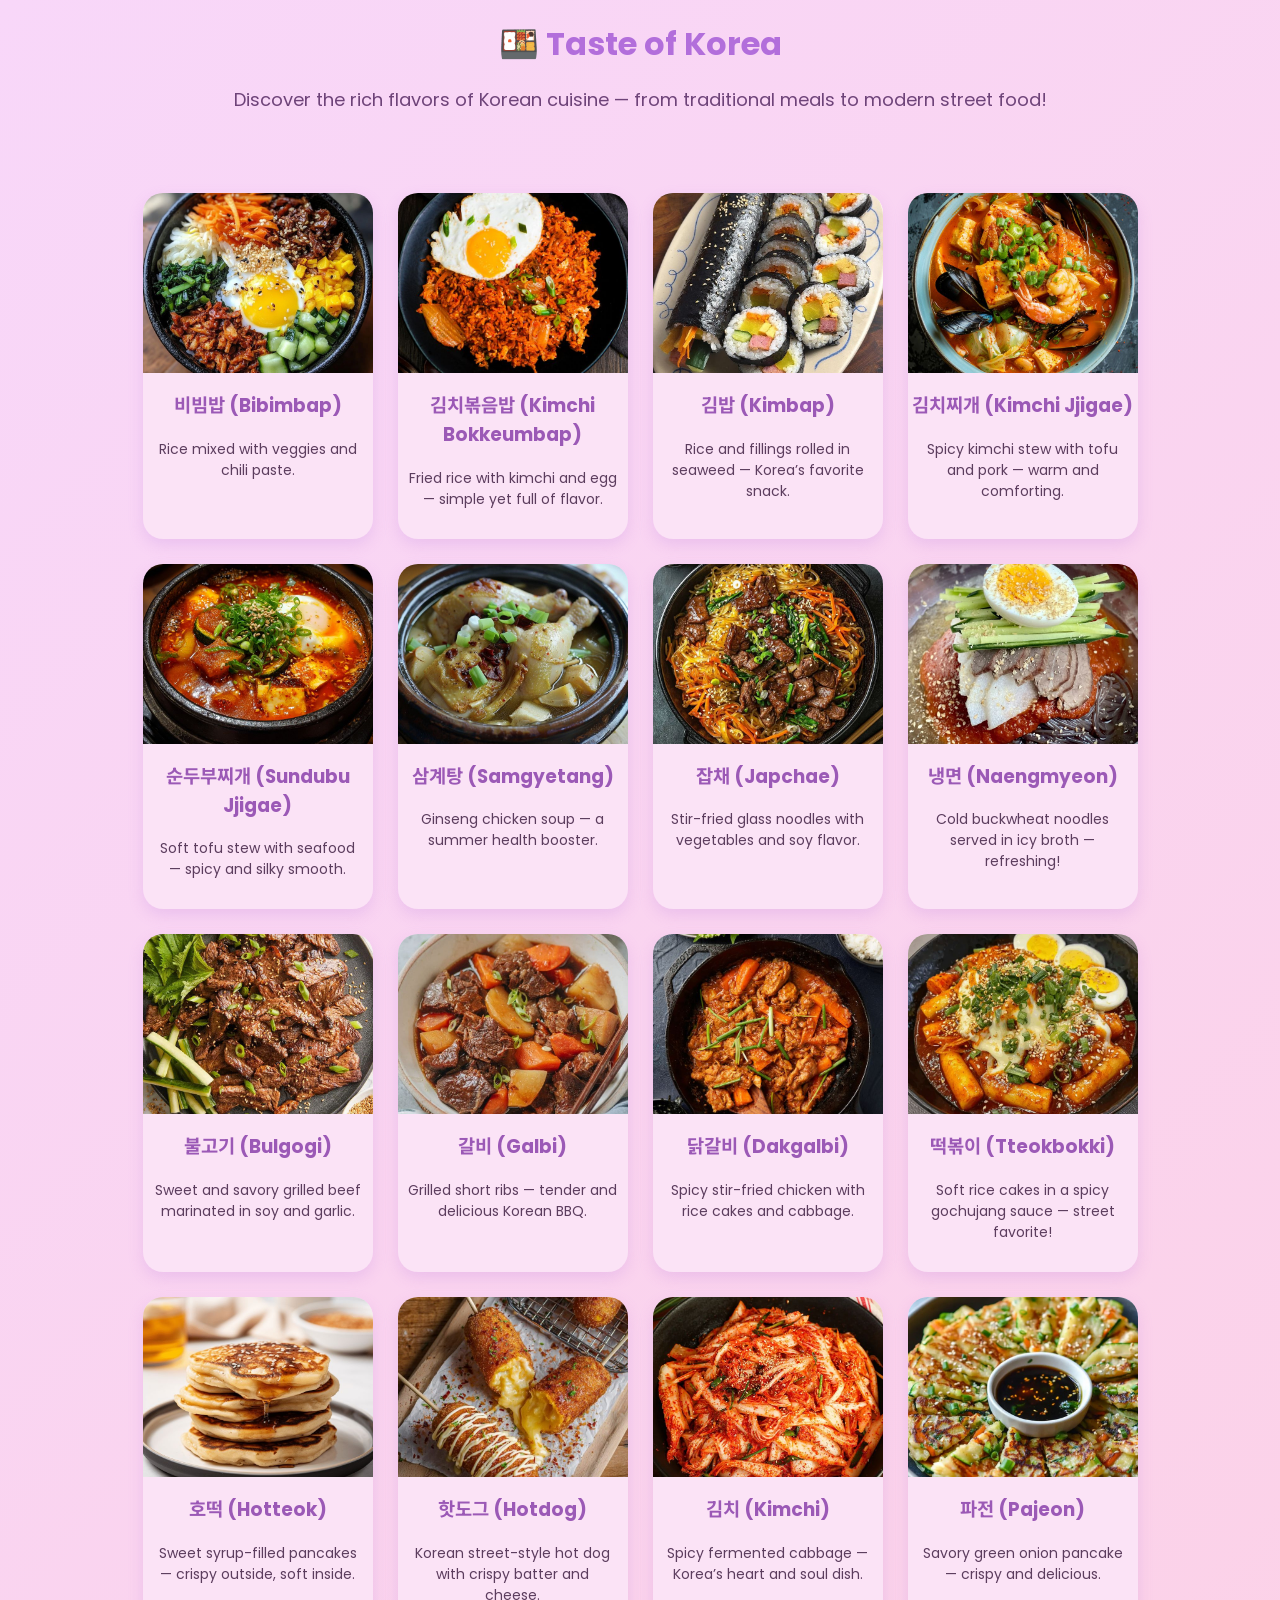
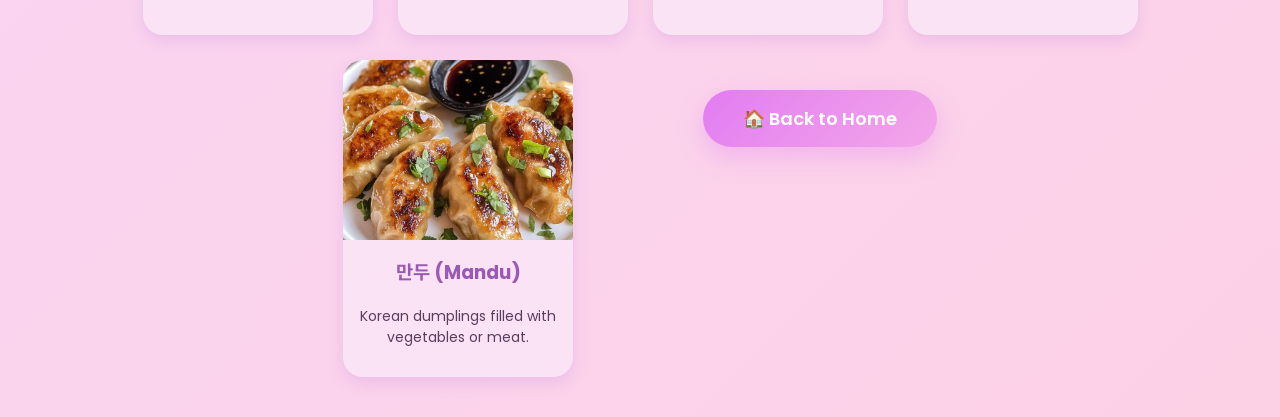
<file: food.html>
<!DOCTYPE html>
<html lang="en">
<head>
  <meta charset="UTF-8">
  <meta name="viewport" content="width=device-width, initial-scale=1.0">
  <title>Taste of Korea</title>
  <link rel="stylesheet" href="style.css">
</head>
<body>
  <header>
    <h1>🍱 Taste of Korea</h1>
    <p class="subtitle">Discover the rich flavors of Korean cuisine — from traditional meals to modern street food!</p>
  </header>

  <div class="food-gallery">

    <!-- RICE DISHES -->
<div class="food-card" onclick="showInfo(this)"
     data-name="Bibimbap (비빔밥)"
     data-description="
🏮 History:
Bibimbap, meaning 'mixed rice', is believed to have originated from communal farming meals during the late Joseon Dynasty (1392–1897). Farmers would combine leftover side dishes with rice into one bowl for convenience, creating a nutritious and colorful dish that reflected Korean practicality and creativity.

📍 Origin:
The city of Jeonju is often recognized as the birthplace of authentic bibimbap. Jeonju’s version is known for its fresh vegetables, sesame oil aroma, and perfectly seasoned gochujang (chili paste). Other regions such as Jinju and Tongyeong have their own variations, each showing local character.

🪷 Evolution:
Over time, bibimbap evolved from a farmer’s dish to a royal delicacy served in the Joseon court. Today, it has transformed into a global icon of Korean cuisine, often customized with beef, seafood, or tofu to fit modern tastes.

🌈 Symbolism:
Every ingredient in bibimbap represents one of the five elements in Korean philosophy — wood, fire, earth, metal, and water — and the colors reflect balance in health and nature: yellow (earth), green (wood), red (fire), white (metal), and black (water).

💫 Modern Popularity:
Bibimbap is now served worldwide as a symbol of harmony, health, and balance. It’s even featured on Korean Air’s international flights and in Michelin-starred restaurants. Its beauty lies not only in taste but in philosophy — blending diversity into unity, just like Korea’s cultural spirit. 
">
  <img src="assets/images/bibimbap.jpg" alt="Bibimbap">
  <h3>비빔밥 (Bibimbap)</h3>
  <p>Rice mixed with veggies and chili paste.</p>
</div>

   <div class="food-card" onclick="showInfo(this)"
     data-name="김치볶음밥 (Kimchi Bokkeumbap)"
     data-description="
🏮 History:
Kimchi Bokkeumbap, or Kimchi Fried Rice, became popular after the Korean War when rice and kimchi were among the few ingredients easily available. It symbolizes Korean creativity in making simple ingredients delicious.

📍 Origin:
This dish began in humble homes — people mixed day-old rice with spicy kimchi and sesame oil for a quick, hearty meal. It’s usually topped with a fried egg, giving it both flavor and comfort.

🪷 Evolution:
Over time, this everyday dish grew into a restaurant favorite. Modern versions include cheese, spam, or even seafood, showing Korea’s ability to blend old and new.

🌈 Symbolism:
It represents resourcefulness and the warmth of home — turning leftovers into a joyful meal shared with family and friends.

💫 Modern Popularity:
Now a favorite in K-dramas and K-pop idols’ vlogs, Kimchi Bokkeumbap is loved worldwide for its spicy kick and homely comfort. It’s a perfect example of Korean comfort food with heart. ❤️
">
  <img src="assets/images/kimchi_fried_rice.jpg" alt="Kimchi Bokkeumbap">
  <h3>김치볶음밥 (Kimchi Bokkeumbap)</h3>
  <p>Fried rice with kimchi and egg — simple yet full of flavor.</p>
</div>

<div class="food-card" onclick="showInfo(this)"
     data-name="김밥 (Kimbap)"
     data-description="
🏮 History:
Kimbap originated in the early 1900s, influenced by Japanese sushi rolls, but it quickly became uniquely Korean — filled with cooked ingredients, sesame oil, and bright colors.

📍 Origin:
The name ‘kimbap’ comes from ‘gim’ (seaweed) and ‘bap’ (rice). It’s made by rolling rice and fillings such as carrots, eggs, spinach, and pickled radish into seaweed.

🪷 Evolution:
From picnics to lunchboxes, Kimbap became the symbol of family outings and care. Over time, creative versions emerged — like tuna, bulgogi, and even vegan kimbap.

🌈 Symbolism:
Each colorful ingredient reflects harmony and togetherness — a celebration of Korean family values and balance.

💫 Modern Popularity:
Today, Kimbap is a global Korean snack found in cafés and street stalls. Easy to carry, healthy, and delicious — it represents Korean simplicity and beauty rolled into one bite. 🍙
">
  <img src="assets/images/kimbap.jpg" alt="Kimbap">
  <h3>김밥 (Kimbap)</h3>
  <p>Rice and fillings rolled in seaweed — Korea’s favorite snack.</p>
</div>

    <!-- SOUPS -->
    <!-- 김치찌개 (Kimchi Jjigae) -->
<div class="food-card" onclick="showInfo(this)"
     data-name="김치찌개 (Kimchi Jjigae)"
     data-description="
🏮 History:
Kimchi Jjigae, or Kimchi Stew, is one of Korea’s most iconic comfort foods. It originated during times when kimchi became too sour to eat raw — people simmered it with pork, tofu, and gochujang to create a rich, spicy flavor.

📍 Origin:
It was a humble home dish that evolved from Korea’s long-standing tradition of fermentation. During the post-war era, households often cooked it using simple ingredients like canned meat and leftover kimchi.

🪷 Evolution:
Today, there are many versions — pork kimchi jjigae, tuna kimchi jjigae, and even vegan styles. Each reflects the home’s personality and region’s taste.

🌈 Symbolism:
The stew’s deep red color represents warmth, resilience, and Korea’s fighting spirit — a dish that turns sour moments into something rich and beautiful.

💫 Modern Popularity:
It’s served in homes, diners, and even luxury restaurants. Kimchi Jjigae symbolizes Korean togetherness — best enjoyed bubbling in the center of the table. 🍲
">
  <img src="assets/images/kimchi_jjigae.jpg" alt="Kimchi Jjigae">
  <h3>김치찌개 (Kimchi Jjigae)</h3>
  <p>Spicy kimchi stew with tofu and pork — warm and comforting.</p>
</div>

<!-- 순두부찌개 (Sundubu Jjigae) -->
<div class="food-card" onclick="showInfo(this)"
     data-name="순두부찌개 (Sundubu Jjigae)"
     data-description="
🏮 History:
Sundubu Jjigae means ‘soft tofu stew’ and traces its roots to ancient tofu-making villages. The word ‘sundubu’ refers to unpressed, silky tofu, prized for its delicate texture.

📍 Origin:
It originated in coastal regions where fresh tofu was combined with clams, seafood, and gochugaru (red chili flakes). The dish was loved for its rich broth and protein-packed comfort.

🪷 Evolution:
Sundubu Jjigae gained global fame after the 1990s Korean Wave — now served with a raw egg cracked on top in sizzling stone bowls.

🌈 Symbolism:
Its balance of soft and spicy reflects Korean philosophy — gentleness with strength.

💫 Modern Popularity:
Sundubu Jjigae restaurants are now found worldwide, offering a taste of Korean warmth to all who crave something cozy and soulful. ❤️
">
  <img src="assets/images/sundubu_jjigae.jpg" alt="Sundubu Jjigae">
  <h3>순두부찌개 (Sundubu Jjigae)</h3>
  <p>Soft tofu stew with seafood — spicy and silky smooth.</p>
</div>

<!-- 삼계탕 (Samgyetang) -->
<div class="food-card" onclick="showInfo(this)"
     data-name="삼계탕 (Samgyetang)"
     data-description="
🏮 History:
Samgyetang, or Ginseng Chicken Soup, has been enjoyed for centuries as a health-boosting dish, particularly during Korea’s hottest summer days (‘boknal’).

📍 Origin:
It originated in royal cuisine, where whole young chickens were stuffed with glutinous rice, ginseng, jujube, and garlic — a nourishing meal for vitality.

🪷 Evolution:
It evolved from earlier versions of ‘Yeongye-tang’ during the Joseon era, now simplified and loved by everyone from elders to K-pop idols.

🌈 Symbolism:
It represents harmony between nature and body — hot food restoring inner energy (yin and yang balance).

💫 Modern Popularity:
Samgyetang remains a symbol of wellness and tradition — tourists line up in Seoul’s Samgyetang alley to enjoy it fresh from stone pots. 🍗
">
  <img src="assets/images/samgyetang.jpg" alt="Samgyetang">
  <h3>삼계탕 (Samgyetang)</h3>
  <p>Ginseng chicken soup — a summer health booster.</p>
</div>

     
    <!-- NOODLES -->
   <!-- 잡채 (Japchae) -->
<div class="food-card" onclick="showInfo(this)"
     data-name="잡채 (Japchae)"
     data-description="
🏮 History:
Japchae, meaning 'mixed vegetables,' was first created in the early 1600s for King Gwanghaegun. It originally contained no noodles — just vegetables seasoned with soy sauce and sesame oil.

📍 Origin:
It later evolved to include glass noodles made from sweet potato starch, creating the glossy and chewy texture loved today.

🪷 Evolution:
Japchae became a festive dish for holidays like Chuseok and Lunar New Year, symbolizing abundance and unity.

🌈 Symbolism:
Its long noodles represent longevity, and its mix of colors shows harmony and prosperity.

💫 Modern Popularity:
Japchae is now served both as a side and a main dish in Korean restaurants worldwide — light, balanced, and beautiful. 🍜
">
  <img src="assets/images/japchae.jpg" alt="Japchae">
  <h3>잡채 (Japchae)</h3>
  <p>Stir-fried glass noodles with vegetables and soy flavor.</p>
</div>

<!-- 냉면 (Naengmyeon) -->
<div class="food-card" onclick="showInfo(this)"
     data-name="냉면 (Naengmyeon)"
     data-description="
🏮 History:
Naengmyeon, or ‘cold noodles,’ originated in North Korea, particularly Pyongyang and Hamhung, as a winter dish eaten from icy wells.

📍 Origin:
It was made from buckwheat noodles served in chilled beef broth, often garnished with cucumber, pear, and boiled egg.

🪷 Evolution:
After the Korean War, it spread south and became a summer favorite across Korea.

🌈 Symbolism:
Naengmyeon represents coolness, clarity, and nostalgia for one’s homeland.

💫 Modern Popularity:
Now, it’s a must-try dish for summer, offering refreshing balance after spicy meals. 🧊
">
  <img src="assets/images/naengmyeon.jpg" alt="Naengmyeon">
  <h3>냉면 (Naengmyeon)</h3>
  <p>Cold buckwheat noodles served in icy broth — refreshing!</p>
</div>

    <!-- MEAT -->
    <!-- MEAT DISHES -->
<div class="food-card" onclick="showInfo(this)"
     data-name="불고기 (Bulgogi)"
     data-description="
🏮 History:
Bulgogi, meaning ‘fire meat’, dates back to the Goguryeo Dynasty (37 BC–668 AD), when marinated beef was grilled over open flames as a luxury dish for nobles. 

📍 Origin:
Originating in northern Korea, bulgogi was once called ‘maekjeok’. Over time, it evolved into thinly sliced, marinated beef cooked on iron grills, symbolizing abundance and hospitality. 

🪷 Evolution:
Today, it’s often cooked on tabletop grills at family gatherings — served with lettuce, rice, and kimchi. 

🌈 Symbolism:
The sweetness of pear and soy marinade represents harmony and balance — a perfect blend of flavors and emotions. 

💫 Modern Popularity: 
Bulgogi is now a global ambassador of Korean BBQ, loved for its tenderness and umami-rich glaze. 
">
  <img src="assets/images/bulgogi.jpg" alt="Bulgogi">
  <h3>불고기 (Bulgogi)</h3>
  <p>Sweet and savory grilled beef marinated in soy and garlic.</p>
</div>

<div class="food-card" onclick="showInfo(this)"
     data-name="갈비 (Galbi)"
     data-description="
🏮 History:
Galbi, or Korean short ribs, became popular during the Joseon Dynasty as a royal meat dish. It represents the artistry of Korean marination and grilling. 

📍 Origin:
Originally made from beef ribs, galbi was later adapted with pork in different regions such as Gyeonggi and Jeolla. 

🪷 Evolution:
Grilled over charcoal, galbi’s smoky aroma became the hallmark of Korean BBQ culture. 

🌈 Symbolism:
Galbi embodies unity — pieces of meat shared around the same grill, symbolizing family connection. 

💫 Modern Popularity:
From Seoul’s BBQ streets to global Korean restaurants, galbi continues to represent the warmth of Korean hospitality.
">
  <img src="assets/images/galbi.jpg" alt="Galbi">
  <h3>갈비 (Galbi)</h3>
  <p>Grilled short ribs — tender and delicious Korean BBQ.</p>
</div>

<div class="food-card" onclick="showInfo(this)"
     data-name="닭갈비 (Dakgalbi)"
     data-description="
🏮 History:
Dakgalbi originated in Chuncheon during the 1960s as an affordable yet hearty dish for soldiers and students. 

📍 Origin:
The word 'dak' means chicken and 'galbi' means ribs — symbolizing grilled meat for the common people. 

🪷 Evolution:
It evolved from street food into a celebrated communal meal, where everyone shares spicy stir-fried chicken at the same table. 

🌈 Symbolism:
Dakgalbi’s fiery red color represents passion, youth, and friendship. 

💫 Modern Popularity:
Chuncheon remains the “home of Dakgalbi,” with entire streets dedicated to this spicy delight.
">
  <img src="assets/images/dakgalbi.jpg" alt="Dakgalbi">
  <h3>닭갈비 (Dakgalbi)</h3>
  <p>Spicy stir-fried chicken with rice cakes and cabbage.</p>
</div>

<!-- STREET FOOD -->
<div class="food-card" onclick="showInfo(this)"
     data-name="떡볶이 (Tteokbokki)"
     data-description="
🏮 History:
Tteokbokki traces back to the royal courts of the Joseon Dynasty, originally made with soy sauce. The spicy red version emerged in the 1950s. 

📍 Origin:
Developed by a Seoul street vendor named Ma Bok-rim, who added gochujang to rice cakes, creating Korea’s favorite street snack. 

🪷 Evolution:
From its humble beginnings, Tteokbokki evolved from a royal delicacy to an everyday comfort food. Over decades, new variations appeared — cheese tteokbokki, cream tteokbokki, and even rose tteokbokki — reflecting modern Korean creativity and fusion flavors.

🌈 Symbolism:
Its chewy rice cakes and spicy sauce symbolize resilience and energy — especially loved by students. 

💫 Modern Popularity:
You’ll find Tteokbokki everywhere — from school streets to fancy cafes — a taste of nostalgia and fun.
">
  <img src="assets/images/tteokbokki.jpg" alt="Tteokbokki">
  <h3>떡볶이 (Tteokbokki)</h3>
  <p>Soft rice cakes in a spicy gochujang sauce — street favorite!</p>
</div>

<div class="food-card" onclick="showInfo(this)"
     data-name="호떡 (Hotteok)"
     data-description="
🏮 History:
Hotteok came from Chinese merchants in the early 1900s and was adapted into a beloved Korean winter street snack. 

📍 Origin:
The filling — brown sugar, cinnamon, and nuts — reflects Korean creativity in turning foreign food into local comfort. 

🪷 Evolution:
Over time, Hotteok evolved from a street food to a seasonal favorite sold in modern markets and cafes. Variants like matcha, Nutella, and honey butter show how tradition blends with innovation.

🌈 Symbolism:
Hotteok represents warmth and kindness — shared in cold weather among friends and strangers alike. 

💫 Modern Popularity:
Now available in various flavors like green tea, Nutella, and honey butter, Hotteok continues to sweeten Korean streets.
">
  <img src="assets/images/hotteok.jpg" alt="Hotteok">
  <h3>호떡 (Hotteok)</h3>
  <p>Sweet syrup-filled pancakes — crispy outside, soft inside.</p>
</div>

<div class="food-card" onclick="showInfo(this)"
     data-name="핫도그 (Hotdog)"
     data-description="
🏮 History:
Korean Corn Dogs evolved from Western-style hotdogs, first popularized in the 1980s. 

📍 Origin:
Vendors in Myeongdong began experimenting with rice flour batter and sugar coating — creating a unique Korean twist. 

🪷 Evolution:
From a simple fairground snack, the Korean corn dog became a social media sensation. Variations like mozzarella-filled, potato-crusted, and squid-ink corn dogs reflect the playful spirit of K-food innovation.

🌈 Symbolism:
The mix of sweet and savory reflects Korea’s spirit of fusion and creativity. 

💫 Modern Popularity:
Now viral on social media, Korean corn dogs with cheese pulls are enjoyed worldwide — a delicious representation of modern K-culture.
">
  <img src="assets/images/corndog.jpg" alt="Corn Dog">
  <h3>핫도그 (Hotdog)</h3>
  <p>Korean street-style hot dog with crispy batter and cheese.</p>
</div>

<!-- SIDE DISHES -->
<div class="food-card" onclick="showInfo(this)"
     data-name="김치 (Kimchi)"
     data-description="
🏮 History:
Kimchi’s origins date back over 2,000 years to ancient fermentation traditions. 

📍 Origin:
Originally pickled in salt water, chili peppers were added during the 17th century, creating the spicy flavor we know today. 

🪷 Evolution:
Kimchi evolved from simple radish pickles to hundreds of regional varieties — including Baechu Kimchi, Kkakdugi, and Nabak Kimchi — each preserving local identity and seasonal ingredients. It became a symbol of resilience and adaptation through history.

🌈 Symbolism:
Kimchi represents endurance, transformation, and health — Korea’s most sacred dish. 

💫 Modern Popularity:
It’s served at every Korean meal and recognized globally as a superfood rich in probiotics.
">
  <img src="assets/images/kimchi.jpg" alt="Kimchi">
  <h3>김치 (Kimchi)</h3>
  <p>Spicy fermented cabbage — Korea’s heart and soul dish.</p>
</div>

<div class="food-card" onclick="showInfo(this)"
     data-name="파전 (Pajeon)"
     data-description="
🏮 History:
Pajeon, or green onion pancake, dates back to the Goryeo Dynasty and was often enjoyed during rainy days. 

📍 Origin:
The dish is believed to have originated in the southern coastal regions of Korea, where green onions were plentiful and fresh seafood was easy to find. Over time, regions like Busan’s Dongnae district made Pajeon famous with their Dongnae Pajeon — a richer version topped with seafood, eggs, and chili peppers, which was even offered to the Joseon royal court. 

🪷 Evolution:
From humble countryside kitchens, Pajeon evolved into a social food — shared in makgeolli bars and homes. Regional styles like Haemul Pajeon (seafood) and Dongnae Pajeon showcase how this dish adapted to Korea’s diverse landscapes and ingredients.

🌈 Symbolism:
Eating Pajeon with makgeolli (rice wine) in the rain became a Korean cultural tradition — symbolizing relaxation and warmth. 

💫 Modern Popularity:
It’s now a favorite comfort food, often shared with friends in cozy restaurants or markets.
">
  <img src="assets/images/pajeon.jpg" alt="Pajeon">
  <h3>파전 (Pajeon)</h3>
  <p>Savory green onion pancake — crispy and delicious.</p>
</div>

<div class="food-card" onclick="showInfo(this)"
     data-name="만두 (Mandu)"
     data-description="
🏮 History:
Mandu, Korean dumplings, were introduced from China during the Goryeo Dynasty. 

📍 Origin:
Originally eaten by royal families, mandu later became common at New Year’s celebrations as a symbol of prosperity. 

🪷 Evolution:
Mandu transformed from a royal delicacy into an everyday meal, appearing in countless styles — steamed, pan-fried, or boiled. Fillings evolved to include kimchi, tofu, and glass noodles, reflecting Korea’s creativity and family traditions.

🌈 Symbolism:
Their crescent shape resembles old Korean coins — representing wealth and good fortune. 

💫 Modern Popularity:
From steamed to fried, mandu remains a Korean favorite — comforting, versatile, and filled with love.
">
  <img src="assets/images/mandu.jpg" alt="Mandu">
  <h3>만두 (Mandu)</h3>
  <p>Korean dumplings filled with vegetables or meat.</p>
</div>


 <div class="food-gallery">
  <!-- all your food cards (Bibimbap, Kimchi, Mandu, etc.) -->
</div>

<!-- ✅ move the button here -->
<div class="back-home-container">
  <a href="index.html" class="back-btn">🏠 Back to Home</a>

</div>
<!-- Popup Box -->
<div id="popup" class="popup">
  <div class="popup-content">
    <span class="close-btn" onclick="closePopup()">&times;</span>
    <h2 id="popup-title"></h2>
    <p id="popup-text"></p>
  </div>
</div>

  <script src="script.js"></script>

</body>
</html>
</file>
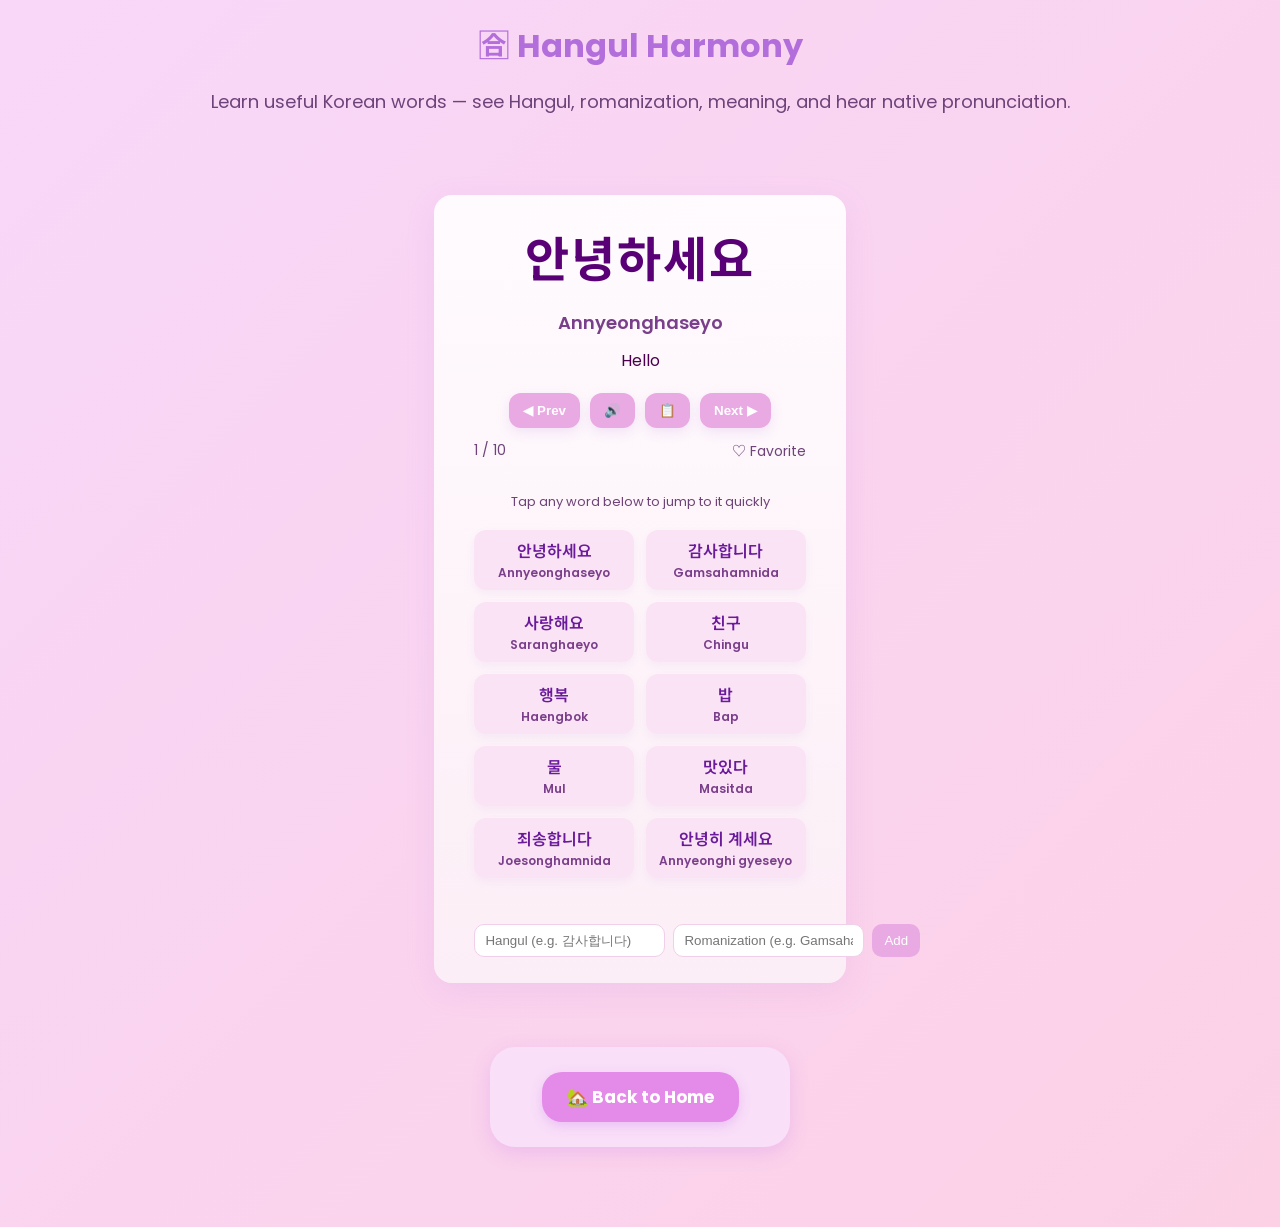
<file: language.html>
<!DOCTYPE html>
<html lang="en">
<head>
  <meta charset="utf-8" />
  <meta name="viewport" content="width=device-width,initial-scale=1" />
  <title>🈴 Hangul Harmony — Learn Korean</title>
  <link rel="stylesheet" href="style.css">
  <style>
    /* small page-specific styles (keeps your main theme) */
    .lang-container {
      padding: 40px 20px;
      display: flex;
      flex-direction: column;
      align-items: center;
      min-height: 80vh;
    }

    .lang-card {
      background: linear-gradient(180deg, rgba(255,255,255,0.9), #fceef6);
      border-radius: 18px;
      padding: 26px;
      width: 360px;
      max-width: 92%;
      box-shadow: 0 8px 30px rgba(178,110,219,0.12);
      display: flex;
      flex-direction: column;
      align-items: center;
      gap: 12px;
      margin-bottom: 24px;
      text-align: center;
    }

    .hangul {
      font-size: 48px;
      color: #5a0076;
      font-weight: 700;
      letter-spacing: 2px;
    }

    .roman {
      font-size: 18px;
      color: #7a3f8b;
      font-weight: 600;
    }

    .meaning {
      font-size: 16px;
      color: #4a004e;
    }

    .lang-controls {
      display:flex;
      gap:10px;
      margin-top:8px;
    }

    .lang-controls button, .lang-controls .icon-btn {
      background: #e9a9e2;
      color: white;
      border: none;
      padding: 10px 14px;
      border-radius: 12px;
      font-weight: 600;
      cursor: pointer;
      box-shadow: 0 4px 12px rgba(178,110,219,0.15);
      transition: transform .15s ease;
    }

    .lang-controls button:hover, .lang-controls .icon-btn:hover { 
      transform: translateY(-3px); 
      background:#c07cf0; 
    }

    .icon-btn { padding: 10px; min-width:44px; }

    .progress {
      width: 360px;
      max-width: 92%;
      display:flex;
      justify-content:space-between;
      font-size:14px;
      color:#6e4379;
      margin-bottom: 18px;
    }

    .word-list {
      display: grid;
      grid-template-columns: repeat(auto-fit, minmax(120px,1fr));
      gap:12px;
      width: 360px;
      max-width: 92%;
      margin-bottom: 24px;
    }

    .word-pill {
      background:#fbe3f6;
      padding:8px 10px;
      border-radius:12px;
      text-align:center;
      cursor:pointer;
      color:#6a1b9a;
      font-weight:600;
      box-shadow: 0 4px 8px rgba(178,110,219,0.08);
      transition: transform .2s ease;
    }

    .word-pill:hover { 
      transform: translateY(-3px); 
      background:#f3c8ee; 
    }

    .small-note { color:#6e4379; font-size:13px; margin-bottom:6px; }

    .add-form { 
      display:flex; 
      gap:8px; 
      margin-top:10px; 
      width:360px; 
      max-width:92%; 
    }

    .add-form input { 
      flex:1; 
      padding:8px 10px; 
      border-radius:10px; 
      border:1px solid #f0cfe9; 
    }

    .add-form button { 
      padding:8px 12px; 
      border-radius:10px; 
      background:#e9a9e2; 
      color:white; 
      border:none; 
      cursor:pointer; 
    }

    /* 🌸 Back to Home Box Style */
    .back-home-box {
      background: #f9dff8;
      border-radius: 25px;
      width: 260px;
      margin: 40px auto;
      padding: 25px 20px;
      box-shadow: 0 6px 18px rgba(203, 120, 238, 0.25);
      display: flex;
      justify-content: center;
      align-items: center;
      transition: all 0.3s ease-in-out;
    }

    .back-home-box:hover {
      transform: translateY(-3px);
      box-shadow: 0 8px 25px rgba(203, 120, 238, 0.4);
    }

    .back-home {
      background-color: #e48be9;
      color: white;
      text-decoration: none;
      padding: 12px 25px;
      border-radius: 20px;
      font-weight: bold;
      font-size: 17px;
      box-shadow: 0 4px 12px rgba(203, 120, 238, 0.3);
      transition: all 0.3s ease-in-out;
    }

    .back-home:hover {
      background-color: #d06ae3;
      transform: scale(1.05);
    }

    /* responsive tweaks */
    @media (max-width:420px){
      .hangul{ font-size:40px; }
      .lang-card{ width:92%; padding:18px; }
    }
  </style>
</head>
<body>
  <header>
    <h1>🈴 Hangul Harmony</h1>
    <p class="subtitle">Learn useful Korean words — see Hangul, romanization, meaning, and hear native pronunciation.</p>
  </header>

  <main class="lang-container">

    <div class="lang-card" id="lang-card">
      <div class="hangul" id="hangul">안녕하세요</div>
      <div class="roman" id="roman">Annyeonghaseyo</div>
      <div class="meaning" id="meaning">Hello</div>

      <div class="lang-controls">
        <button id="prevBtn">◀ Prev</button>
        <button id="playBtn" class="icon-btn">🔊</button>
        <button id="copyBtn" class="icon-btn">📋</button>
        <button id="nextBtn">Next ▶</button>
      </div>

      <div class="progress">
        <div id="indexText">1 / 10</div>
        <div id="favText">♡ Favorite</div>
      </div>

      <div class="small-note">Tap any word below to jump to it quickly</div>

      <div class="word-list" id="wordList"></div>

      <form id="addForm" class="add-form" onsubmit="return addCustomWord(event)">
        <input id="newHangul" placeholder="Hangul (e.g. 감사합니다)" required>
        <input id="newRoman" placeholder="Romanization (e.g. Gamsahamnida)" required>
        <button type="submit">Add</button>
      </form>
    </div>

    <!-- 🌸 Back to Home Button -->
    <section class="back-home-box">
      <a href="index.html" class="back-home">🏡 Back to Home</a>
    </section>

  </main>

  <script>
    // Hangul Harmony — words array (update audio filenames if needed)
    const words = [
      {hangul:"안녕하세요", roman:"Annyeonghaseyo", meaning:"Hello", audio:"annyeonghaseyo.mp3"},
      {hangul:"감사합니다", roman:"Gamsahamnida", meaning:"Thank you", audio:"gamsahamnida.mp3"},
      {hangul:"사랑해요", roman:"Saranghaeyo", meaning:"I love you", audio:"saranghaeyo.mp3"},
      {hangul:"친구", roman:"Chingu", meaning:"Friend", audio:"chingu.mp3"},
      {hangul:"행복", roman:"Haengbok", meaning:"Happiness", audio:"haengbok.mp3"},
      {hangul:"밥", roman:"Bap", meaning:"Cooked rice / meal", audio:"bap.mp3"},
      {hangul:"물", roman:"Mul", meaning:"Water", audio:"mul.mp3"},
      {hangul:"맛있다", roman:"Masitda", meaning:"Delicious", audio:"masitda.mp3"},
      {hangul:"죄송합니다", roman:"Joesonghamnida", meaning:"I'm sorry", audio:"joesonghamnida.mp3"},
      {hangul:"안녕히 계세요", roman:"Annyeonghi gyeseyo", meaning:"Goodbye (stay well)", audio:"annyeonghi_gyeseyo.mp3"}
    ];

    let idx = 0;
    const hangulEl = document.getElementById('hangul');
    const romanEl = document.getElementById('roman');
    const meaningEl = document.getElementById('meaning');
    const indexText = document.getElementById('indexText');
    const favText = document.getElementById('favText');
    const wordListEl = document.getElementById('wordList');

    function renderWordPills(){
      wordListEl.innerHTML = '';
      words.forEach((w,i) => {
        const pill = document.createElement('div');
        pill.className = 'word-pill';
        pill.innerHTML = `<div style="font-size:16px">${w.hangul}</div><div style="font-size:12px;color:#7a3f8b">${w.roman}</div>`;
        pill.onclick = ()=> { goTo(i); };
        wordListEl.appendChild(pill);
      });
    }

    function show() {
      const w = words[idx];
      hangulEl.textContent = w.hangul;
      romanEl.textContent = w.roman;
      meaningEl.textContent = w.meaning;
      indexText.textContent = (idx+1) + " / " + words.length;
      favText.textContent = "♡ Favorite";
      if(w.audio){
        const a = new Audio(`assets/audio/${w.audio}`);
        window.currentAudio = a;
      } else {
        window.currentAudio = null;
      }
    }

    function next() { idx = (idx + 1) % words.length; show(); }
    function prev() { idx = (idx - 1 + words.length) % words.length; show(); }

    function playAudio(){
      if(window.currentAudio){
        window.currentAudio.pause();
        window.currentAudio.currentTime = 0;
        window.currentAudio.play().catch(()=>{ alert("Audio file not found."); });
      } else { alert("No audio for this word."); }
    }

    function copyCurrent(){
      const w = words[idx];
      navigator.clipboard.writeText(`${w.hangul} — ${w.roman} — ${w.meaning}`);
      alert("Copied: " + w.hangul);
    }

    function goTo(i){
      idx = i;
      show();
      document.getElementById('lang-card').scrollIntoView({behavior:'smooth', block:'center'});
    }

    function addCustomWord(e){
      e.preventDefault();
      const h = document.getElementById('newHangul').value.trim();
      const r = document.getElementById('newRoman').value.trim();
      if(!h || !r) return;
      words.push({hangul:h, roman:r, meaning:"(user added)", audio:""});
      renderWordPills();
      document.getElementById('addForm').reset();
      goTo(words.length-1);
    }

    renderWordPills();
    show();
    document.getElementById('nextBtn').addEventListener('click', next);
    document.getElementById('prevBtn').addEventListener('click', prev);
    document.getElementById('playBtn').addEventListener('click', playAudio);
    document.getElementById('copyBtn').addEventListener('click', copyCurrent);
  </script>
</body>
</html>
</file>
<file: style.css>
/* 🌸 K-Culture World Theme - Light Purple & Baby Pink 🌸 */
@import url('https://fonts.googleapis.com/css2?family=Poppins:wght@400;600&family=Noto+Sans+KR:wght@400;700&display=swap');

body {
  font-family: 'Poppins', 'Noto Sans KR', sans-serif;
  background: linear-gradient(135deg, #f8d7f9, #fcd1e6);
  color: #4b2c5e;
  text-align: center;
  margin: 0;
  min-height: 100vh;
  overflow-y: auto;
  display: flex;
  flex-direction: column;
  align-items: center;
}

/* 🌺 Header */
header h1 {
  color: #b26edb;
  font-size: 2rem;
  margin: 20px 0 10px;
}

.subtitle {
  font-size: 18px;
  color: #6e4379;
  margin-bottom: 40px;
}

/* 🌸 Buttons */
.buttons {
  display: flex;
  flex-direction: column;
  gap: 18px;
}

.btn {
  background: #e9a9e2;
  color: white;
  text-decoration: none;
  padding: 14px 22px;
  border-radius: 20px;
  font-size: 18px;
  font-weight: 600;
  transition: all 0.3s ease;
  box-shadow: 0 4px 10px rgba(178, 110, 219, 0.3);
}

.btn:hover {
  background: #c07cf0;
  transform: scale(1.05);
}

/* 🌸 Footer */
footer {
  margin-top: auto;
  font-size: 14px;
  color: #6e4379;
  opacity: 0.9;
  padding: 20px 0;
}

/* 🍱 Taste of Korea (Food Gallery) */
.food-gallery {
  display: flex;
  flex-wrap: wrap;
  justify-content: center;
  gap: 25px;
  padding: 40px;
}

.food-card {
  background: #fbe3f6;
  border-radius: 20px;
  box-shadow: 0 6px 15px rgba(178, 110, 219, 0.2);
  width: 230px;
  text-align: center;
  transition: transform 0.3s ease, box-shadow 0.3s ease;
}

.food-card:hover {
  transform: scale(1.05);
  box-shadow: 0 8px 20px rgba(178, 110, 219, 0.3);
}

.food-card img {
  width: 100%;
  height: 180px;
  object-fit: cover;
  border-radius: 20px 20px 0 0;
}

.food-card h3 {
  margin-top: 10px;
  color: #9b59b6;
}

.food-card p {
  font-size: 14px;
  padding: 0 10px 15px;
  color: #5c3d5e;
}

/* 🌸 Back Button (Enhanced — Soft Glow & Gradient Style) */
.back-btn {
  display: inline-block;
  margin: 30px auto 60px;
  text-decoration: none;
  background: linear-gradient(135deg, #e27cf2, #f3a7e8);
  color: white;
  padding: 15px 40px;
  border-radius: 50px;
  font-weight: 600;
  font-size: 18px;
  box-shadow: 0 10px 25px rgba(226, 124, 242, 0.35);
  transition: all 0.3s ease;
  animation: floatUpDown 2.8s ease-in-out infinite;
}

/* Hover Effect */
.back-btn:hover {
  background: linear-gradient(135deg, #d160e8, #ed88db);
  transform: translateY(-3px) scale(1.03);
  box-shadow: 0 15px 35px rgba(209, 96, 232, 0.45);
}

/* ✨ Floating Animation */
@keyframes floatUpDown {
  0%, 100% {
    transform: translateY(0);
  }
  50% {
    transform: translateY(-6px);
  }
}


/* 🌸 Popup Overlay */
.popup {
  display: none;
  position: fixed;
  z-index: 1000;
  left: 0;
  top: 0;
  width: 100%;
  height: 100%;
  background-color: rgba(0, 0, 0, 0.5);
}

/* 🌸 Popup Box */
.popup-content {
  background-color: #fde3f0;
  border: 2px solid #f8bbd0;
  border-radius: 20px;
  width: 85%;
  max-width: 650px;
  padding: 30px 35px;
  color: #5a0076;
  box-shadow: 0 4px 25px rgba(0, 0, 0, 0.4);
  font-family: 'Poppins', sans-serif;
  line-height: 1.7;
  max-height: 80vh;
  overflow-y: auto;
  text-align: center;
  margin: 60px auto;
  position: relative;
  animation: fadeIn 0.4s ease;
}

/* 🌸 Popup Text */
.popup-content h3,
.popup-content b {
  color: #6a1b9a;
  font-weight: 600;
  margin-top: 10px;
}

.popup-content p,
.popup-content span {
  color: #4a004e;
  font-size: 1rem;
  margin: 8px 0;
  width: 85%;
  text-align: center;
}

/* 🌸 Close Button */
.close-btn {
  color: #e91e63;
  position: absolute;
  top: 15px;
  right: 20px;
  font-size: 28px;
  cursor: pointer;
  transition: color 0.3s ease;
}

.close-btn:hover {
  color: #ad1457;
}

/* 🌸 Smooth Scrollbar */
.popup-content::-webkit-scrollbar {
  width: 8px;
}

.popup-content::-webkit-scrollbar-thumb {
  background: #e91e63;
  border-radius: 4px;
}

/* ✨ Animation */
@keyframes fadeIn {
  from { opacity: 0; transform: scale(0.95); }
  to { opacity: 1; transform: scale(1); }
}

/* 🌸 Back Icon */
.back-icon {
  position: absolute;
  top: 10px;
  left: 15px;
  font-size: 28px;
  color: white;
  background-color: #e9a9e2;
  padding: 10px 14px;
  border-radius: 50%;
  cursor: pointer;
  box-shadow: 0 4px 8px rgba(178, 110, 219, 0.3);
  transition: 0.3s;
  z-index: 2000;
}

.back-icon:hover {
  background-color: #c07cf0;
  transform: scale(1.1);
}

/* 🎵 K-Pop Section */
.kpop-section,
.outfits-section,
.palaces-section,
.festivals-section {
  text-align: center;
  margin: 60px auto;
  padding: 40px 0;
  border-radius: 30px;
  width: 90%;
  max-width: 1000px;
  box-shadow: 0 8px 25px rgba(178, 110, 219, 0.2);
}

.kpop-section {
  background: linear-gradient(135deg, #ffe1f6, #f7d4ff);
}
.outfits-section {
  background: linear-gradient(135deg, #fff1fa, #f6dbff);
}
.palaces-section {
  background: linear-gradient(135deg, #ffe1f6, #f7d4ff);
}
.festivals-section {
  background: linear-gradient(135deg, #fff2e1, #ffe4d1);
  box-shadow: 0 8px 25px rgba(255, 182, 87, 0.25);
}

/* 🖼 Scrollable Cards */
.kpop-scroll,
.outfits-scroll,
.palaces-scroll,
.festivals-scroll {
  display: flex;
  overflow-x: auto;
  gap: 25px;
  padding: 20px 30px;
  scroll-behavior: smooth;
  scrollbar-width: none;
}
.kpop-scroll::-webkit-scrollbar,
.outfits-scroll::-webkit-scrollbar,
.palaces-scroll::-webkit-scrollbar,
.festivals-scroll::-webkit-scrollbar {
  display: none;
}

/* 💖 Card Style (shared) */
.kpop-card,
.outfit-card,
.palace-card,
.festival-card {
  background: #fbe3f6;
  border-radius: 20px;
  flex: 0 0 220px;
  text-align: center;
  box-shadow: 0 6px 15px rgba(178, 110, 219, 0.2);
  transition: transform 0.4s ease, box-shadow 0.4s ease;
}

.kpop-card:hover,
.outfit-card:hover,
.palace-card:hover,
.festival-card:hover {
  transform: scale(1.08) rotate(-1deg);
  box-shadow: 0 10px 25px rgba(178, 110, 219, 0.4);
}

.kpop-card img,
.outfit-card img,
.palace-card img,
.festival-card img {
  width: 100%;
  height: 220px;
  object-fit: cover;
  border-radius: 20px 20px 0 0;
}

/* 🎨 Section Titles */
.kpop-section h2,
.outfits-section h2,
.palaces-section h2,
.festivals-section h2 {
  font-size: 2rem;
  color: #7c1ca1;
  margin-bottom: 10px;
}

.kpop-section .subtitle,
.outfits-section .subtitle,
.palaces-section .subtitle,
.festivals-section .subtitle {
  font-size: 1.1rem;
  color: #5b2974;
  margin-bottom: 40px;
}

/* 💜 Card Titles */
.kpop-card h3,
.outfit-card h3,
.palace-card h3,
.festival-card h3 {
  color: #9b59b6;
  margin: 12px 0 15px;
  font-weight: 700;
}
/* 🌸 Traditional Foundations Section */
.tradition-section {
  text-align: center;
  margin: 60px auto;
  background: linear-gradient(135deg, #ffe1f6, #f7d4ff);
  padding: 40px 0;
  border-radius: 30px;
  width: 90%;
  max-width: 1200px;
  box-shadow: 0 8px 25px rgba(178, 110, 219, 0.2);
}

/* Section Titles */
.tradition-section h2 {
  font-size: 2rem;
  color: #7c1ca1;
  margin-bottom: 10px;
}

.tradition-section .intro {
  color: #5b2974;
  font-size: 1.1rem;
  margin-bottom: 30px;
  width: 80%;
  margin-left: auto;
  margin-right: auto;
  line-height: 1.6;
}

/* Scrollable Cards */
.tradition-scroll {
  display: flex;
  overflow-x: auto;
  gap: 25px;
  padding: 20px 30px;
  scroll-behavior: smooth;
  scrollbar-width: none;
}

.tradition-scroll::-webkit-scrollbar {
  display: none;
}

/* Individual Cards */
.tradition-card {
  background: #fbe3f6;
  border-radius: 20px;
  flex: 0 0 250px;
  text-align: center;
  box-shadow: 0 6px 15px rgba(178, 110, 219, 0.25);
  transition: transform 0.4s ease, box-shadow 0.4s ease;
}

.tradition-card:hover {
  transform: scale(1.08);
  box-shadow: 0 10px 25px rgba(178, 110, 219, 0.4);
}

/* Card Image */
.tradition-card img {
  width: 100%;
  height: 220px;
  object-fit: cover;
  border-radius: 20px 20px 0 0;
}

/* Card Text */
.tradition-card h3 {
  color: #9b59b6;
  margin: 12px 0 10px;
  font-weight: 700;
}

.tradition-card p {
  color: #5c3d5e;
  font-size: 0.95rem;
  padding: 0 10px 20px;
  line-height: 1.5;
}

/* Divider Between Subsections */
.divider {
  width: 70%;
  border: none;
  border-top: 2px dashed #e2b3f3;
  margin: 40px auto;
}
.back-to-home {
  display: inline-block;
  margin: 40px auto 60px;
  text-align: center;
  text-decoration: none;
  background: linear-gradient(135deg, #fcb7e1, #d8a7f9);
  color: white;
  padding: 15px 40px;
  border-radius: 50px;
  font-weight: 600;
  font-size: 18px;
  box-shadow: 0 8px 20px rgba(0, 0, 0, 0.2);
  transition: all 0.3s ease;
}

.back-to-home:hover {
  background: linear-gradient(135deg, #d8a7f9, #fcb7e1);
  transform: scale(1.08);
  box-shadow: 0 10px 25px rgba(0, 0, 0, 0.3);
}
/* 🏡 Floating Home Icon */
.home-icon {
  position: fixed;
  bottom: 25px;
  right: 25px;
  background-color: #e9a9e2;
  color: white;
  font-size: 28px;
  padding: 14px 18px;
  border-radius: 50%;
  box-shadow: 0 8px 18px rgba(178, 110, 219, 0.3);
  cursor: pointer;
  transition: 0.3s ease;
  z-index: 9999; /* ensure it’s on top of everything */
  text-decoration: none;
}

.home-icon:hover {
  background-color: #c07cf0;
  transform: scale(1.1);
}
</file>
